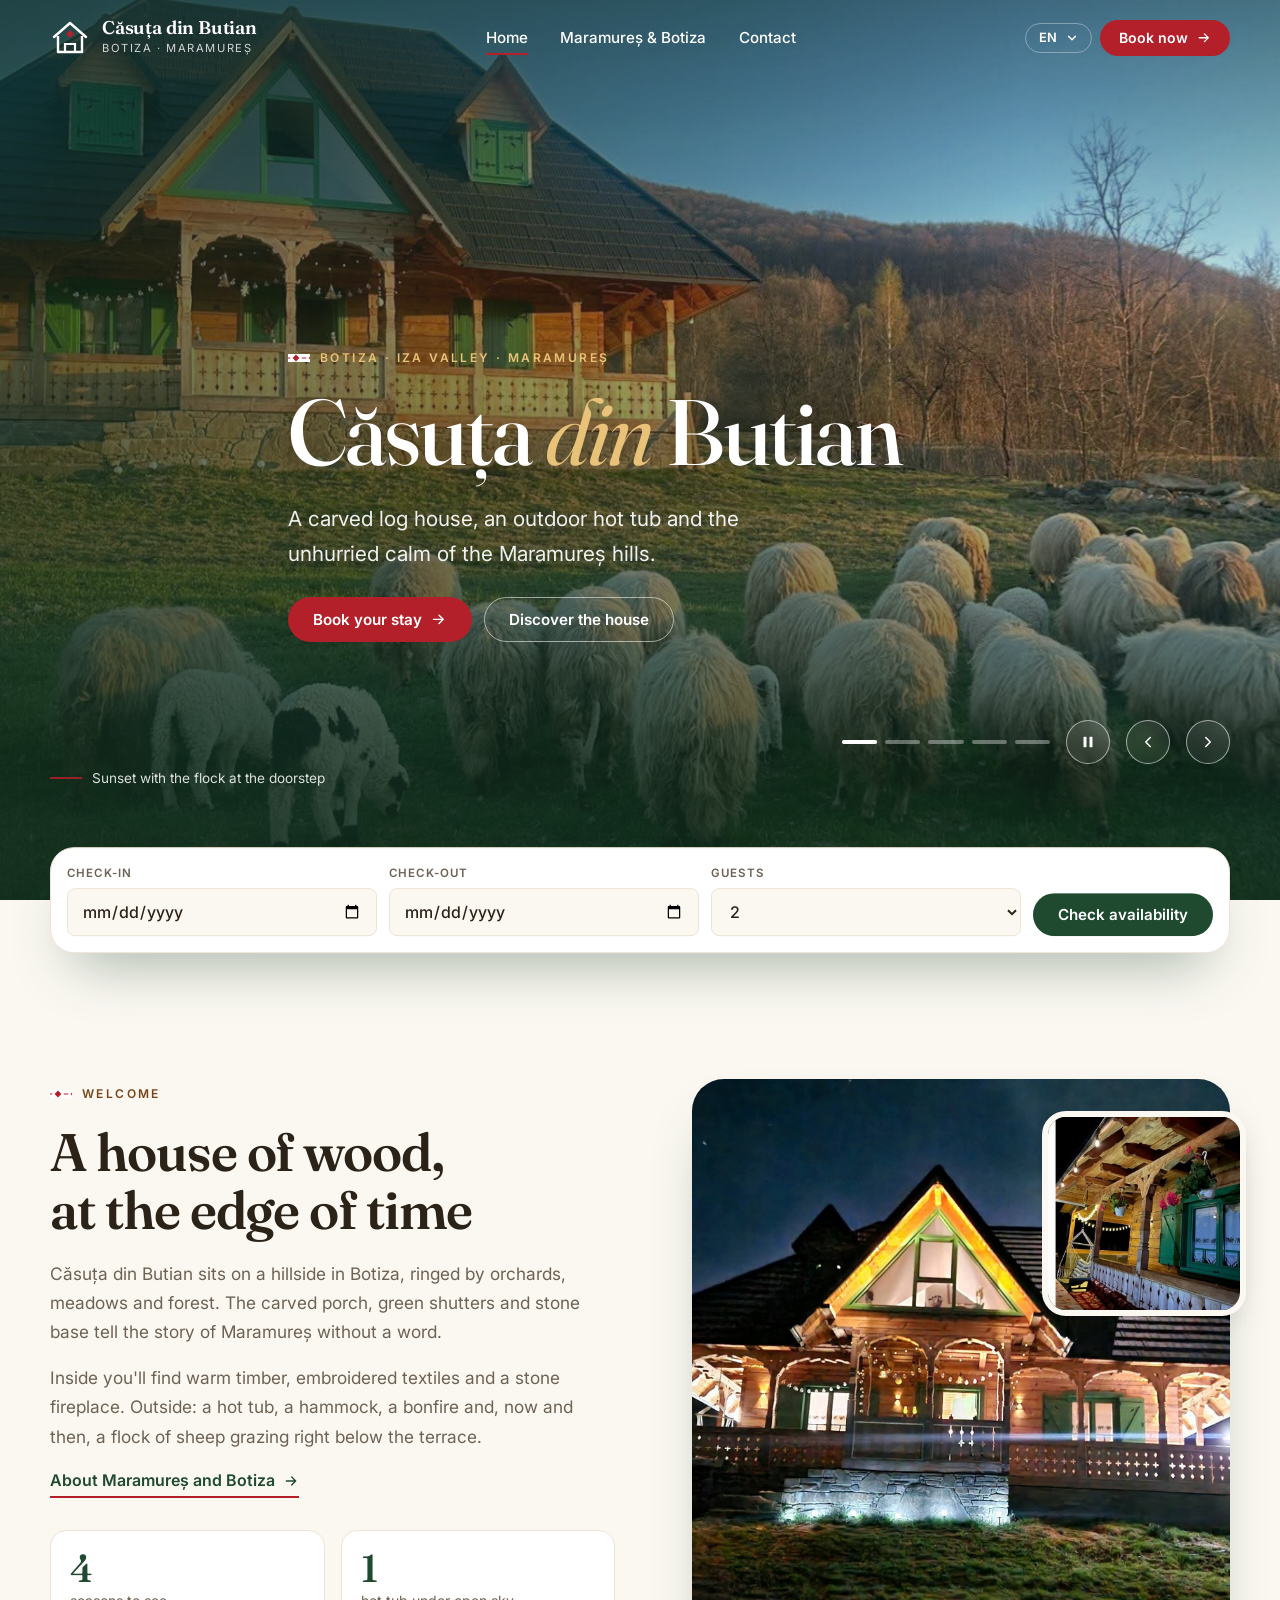
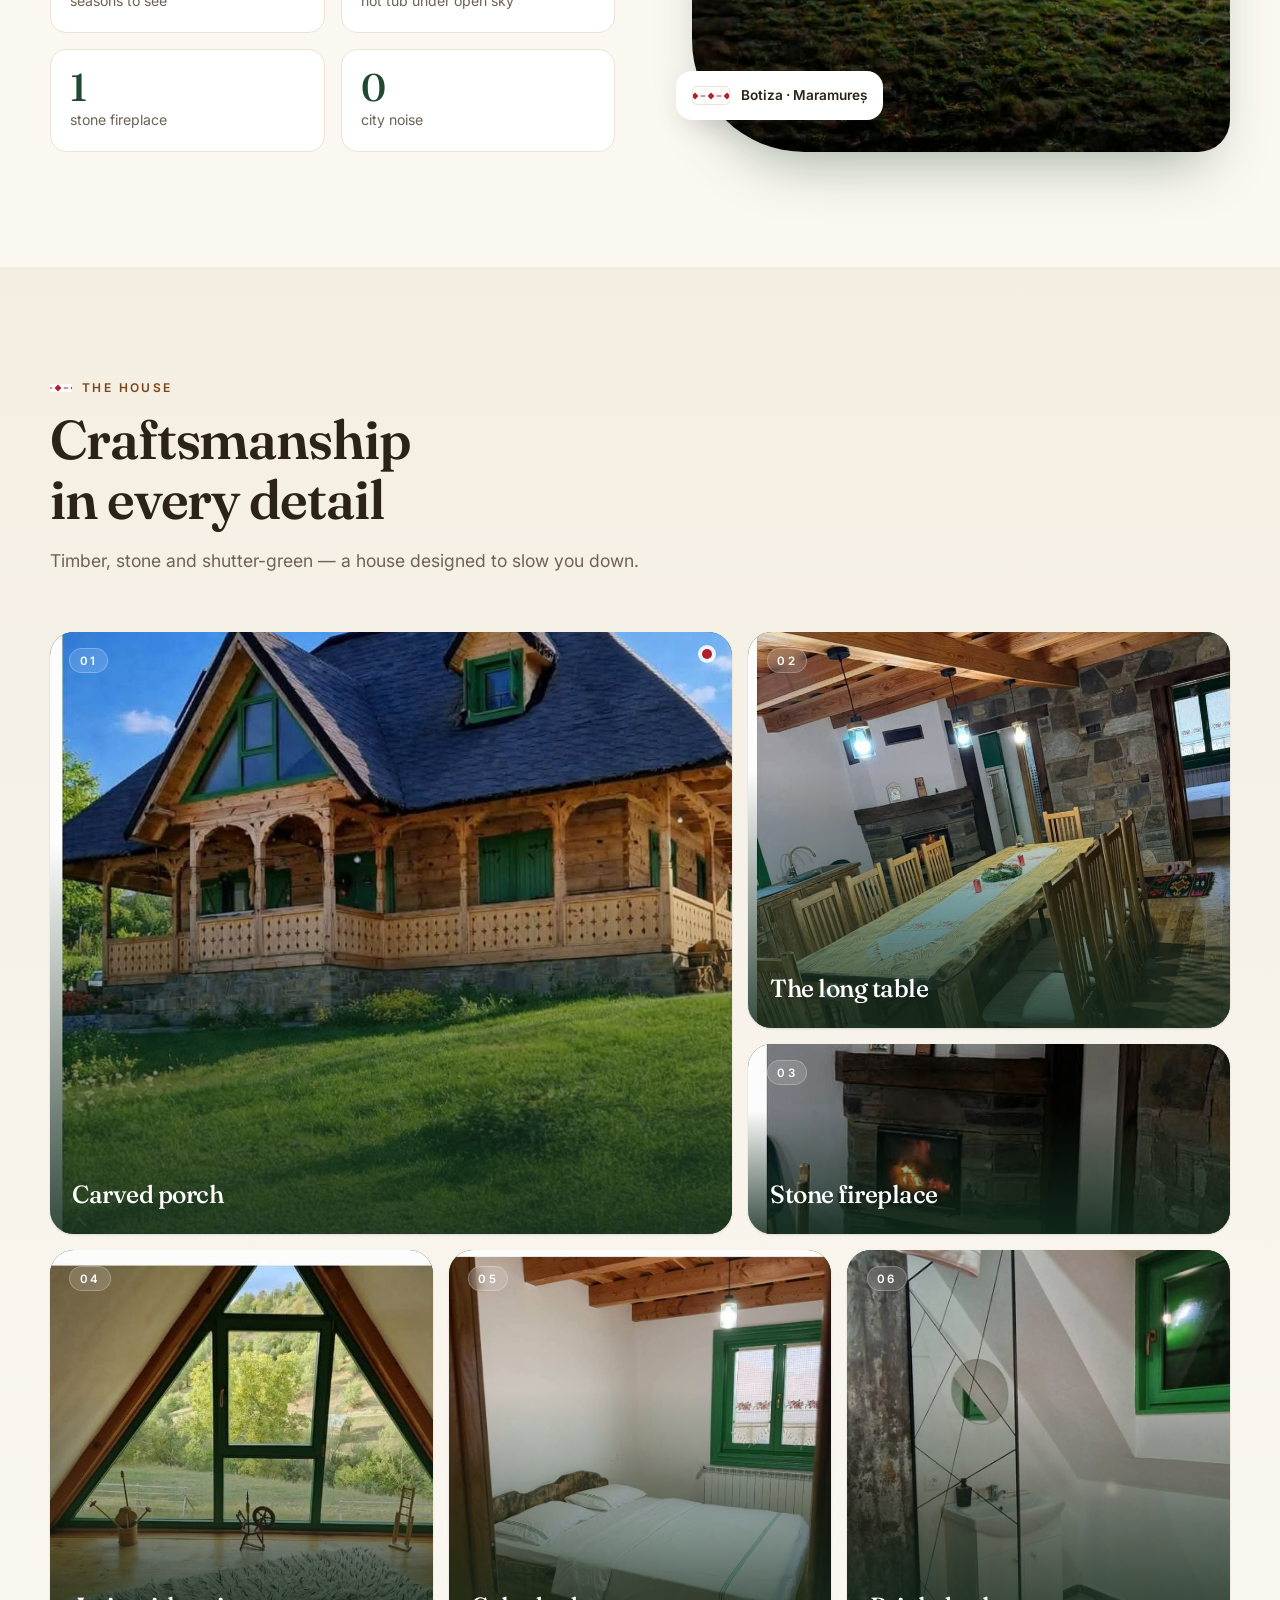
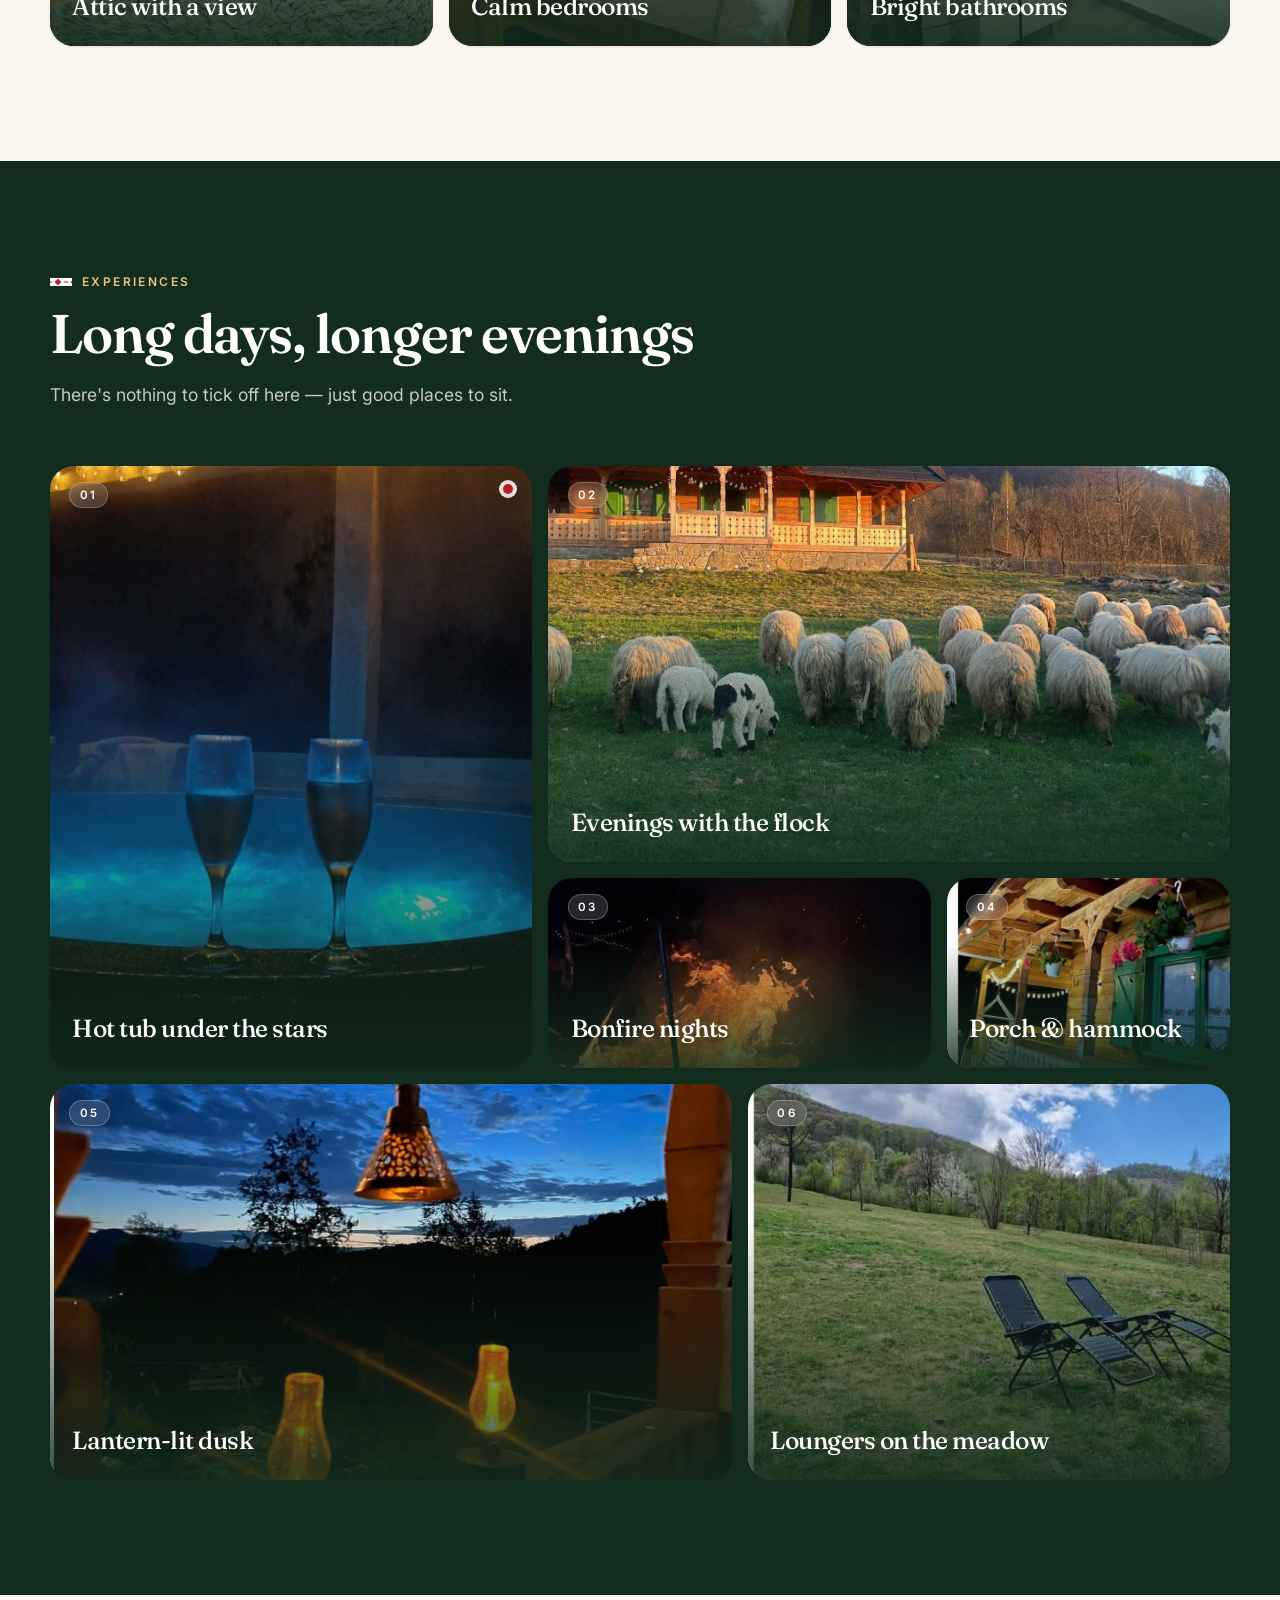
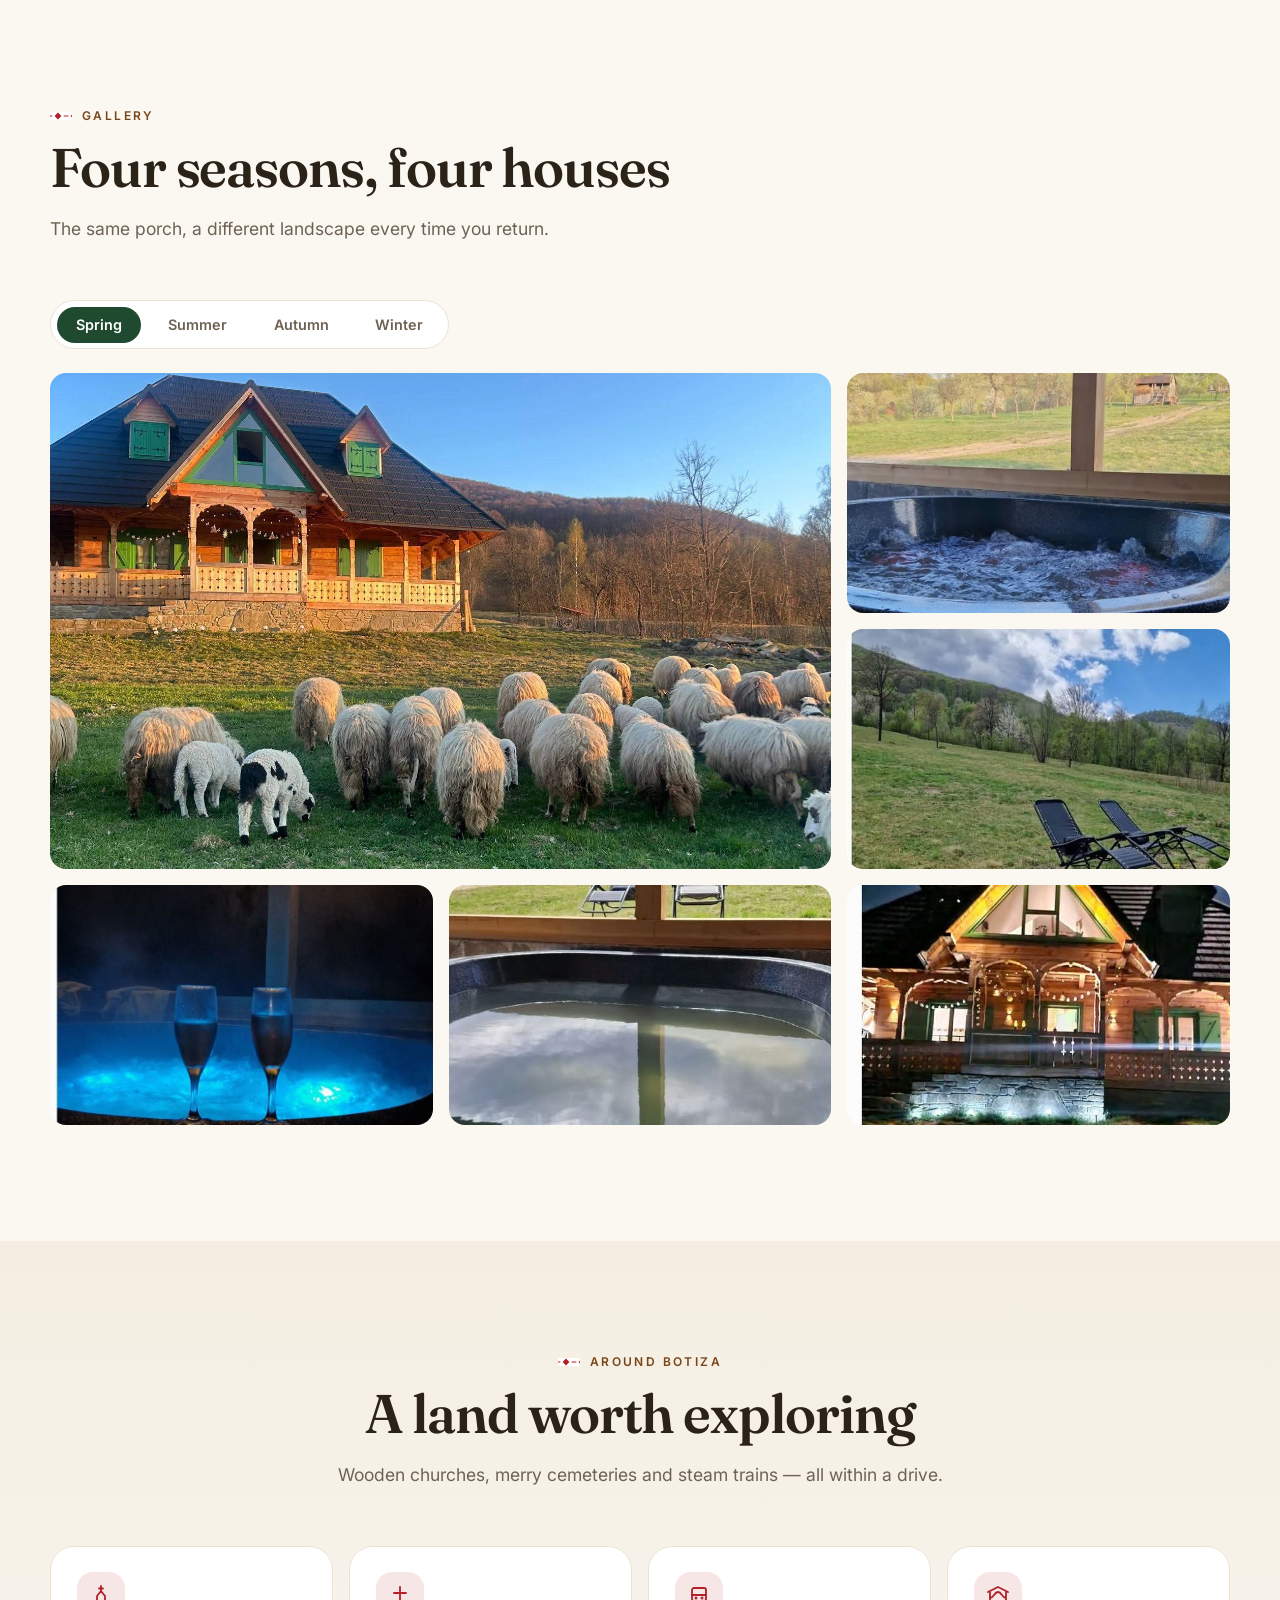
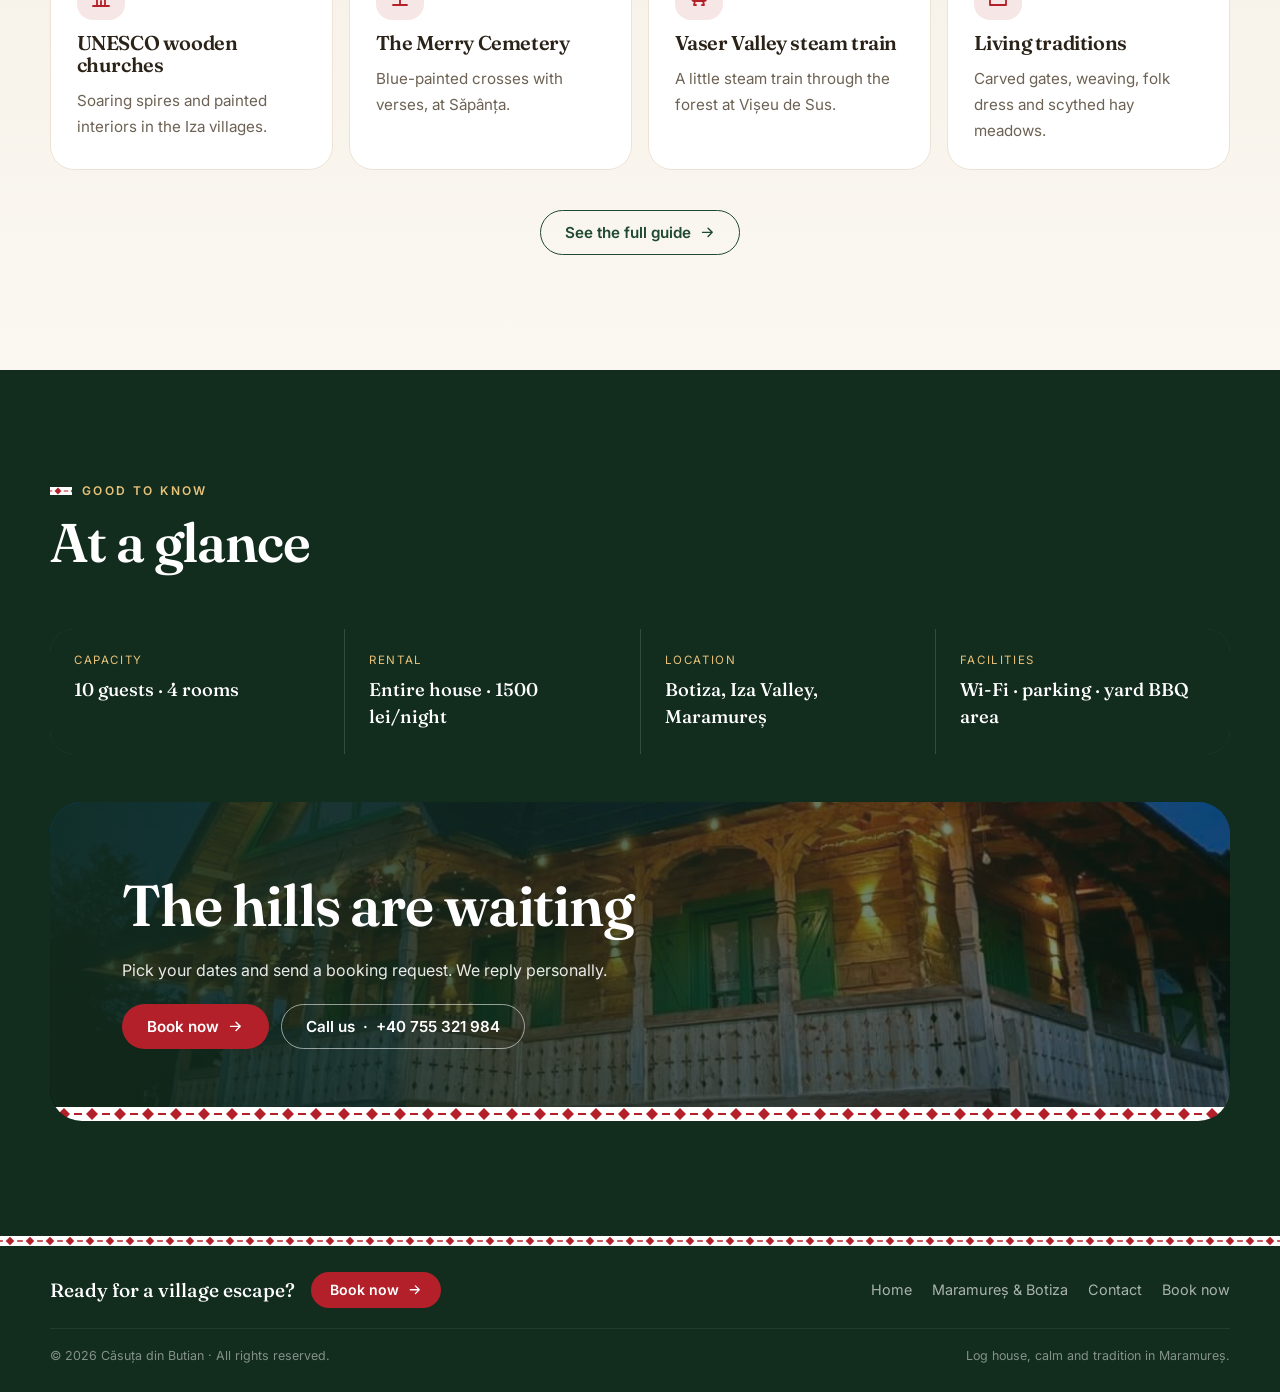
<file: index.html>
<!doctype html>
<html lang="ro">
<head>
<meta charset="utf-8">
<meta name="viewport" content="width=device-width,initial-scale=1">
<title data-i18n="meta.home.title">Căsuța din Butian · Cazare în Botiza, Maramureș</title>
<meta name="description" data-i18n-content="meta.home.desc" content="Casă din lemn sculptat în Botiza, Maramureș.">
<meta name="theme-color" content="#1f4a30">
<meta property="og:title" content="Căsuța din Butian · Botiza, Maramureș">
<meta property="og:image" content="assets/img/house-night.jpg">
<link rel="preconnect" href="https://fonts.googleapis.com"><link rel="preconnect" href="https://fonts.gstatic.com" crossorigin>
<link href="https://fonts.googleapis.com/css2?family=Fraunces:ital,opsz,wght@0,9..144,400;0,9..144,500;0,9..144,600;1,9..144,400&family=Inter:wght@400;500;600;700&display=swap" rel="stylesheet">
<link rel="stylesheet" href="assets/css/style.css">
<link rel="icon" href="data:image/svg+xml,%3Csvg xmlns='http://www.w3.org/2000/svg' viewBox='0 0 32 32'%3E%3Crect width='32' height='32' rx='8' fill='%231f4a30'/%3E%3Cpath d='M16 7l7 9-7 9-7-9z' fill='%23b3202a'/%3E%3C/svg%3E">
<script type="application/ld+json">{"@context":"https://schema.org","@type":"LodgingBusiness","name":"Căsuța din Butian","description":"Log house stay in Botiza, Maramureș, Romania","address":{"@type":"PostalAddress","addressLocality":"Botiza","addressRegion":"Maramureș","addressCountry":"RO"},"image":"assets/img/house-night.jpg"}</script>
</head>
<body data-page="home" data-title="meta.home.title">
<div id="site-header"></div>
<main id="main">

<!-- 1 · HERO CAROUSEL -->
<section class="hero" id="top">
  <div class="carousel" data-carousel role="region" aria-roledescription="carousel" aria-label="Căsuța din Butian">
    <figure class="slide is-active" data-cap="hero.cap1"><img src="assets/img/sheep-house.jpg" alt="" data-i18n-alt="hero.cap1" fetchpriority="high"></figure>
    <figure class="slide" data-cap="hero.cap2"><img src="assets/img/house-night.jpg" alt="" data-i18n-alt="hero.cap2" loading="lazy"></figure>
    <figure class="slide" data-cap="hero.cap3"><img src="assets/img/house-day.jpg" alt="" data-i18n-alt="hero.cap3" loading="lazy"></figure>
    <figure class="slide" data-cap="hero.cap4"><img src="assets/img/winter-a.jpg" alt="" data-i18n-alt="hero.cap4" loading="lazy"></figure>
    <figure class="slide" data-cap="hero.cap5"><img src="assets/img/autumn-a.jpg" alt="" data-i18n-alt="hero.cap5" loading="lazy"></figure>
    <div class="hero-cap" aria-live="polite"><span></span></div>
    <div class="hero-ui">
      <div class="dots"></div>
      <button class="arrow pp" type="button" data-i18n-aria-label="car.pause"></button>
      <button class="arrow prev" type="button" data-i18n-aria-label="car.prev"></button>
      <button class="arrow next" type="button" data-i18n-aria-label="car.next"></button>
    </div>
  </div>
  <div class="container hero-content">
    <span class="eyebrow" data-i18n="hero.eyebrow"></span>
    <h1>Căsuța <em>din</em> Butian</h1>
    <p class="hero-sub" data-i18n="hero.sub"></p>
    <div class="hero-cta">
      <a class="btn btn--red" href="booking.html"><span data-i18n="hero.cta1"></span><svg viewBox="0 0 24 24" fill="none" stroke="currentColor" stroke-width="2" stroke-linecap="round" stroke-linejoin="round"><path d="M5 12h14M13 6l6 6-6 6"/></svg></a>
      <a class="btn btn--ghost" href="#casa" data-i18n="hero.cta2"></a>
    </div>
  </div>
  <div class="quick"><div class="container">
    <form class="quickbook" id="quickbook" novalidate>
      <div class="field"><label for="qci" data-i18n="qb.checkin"></label><input id="qci" type="date" name="checkin"></div>
      <div class="field"><label for="qco" data-i18n="qb.checkout"></label><input id="qco" type="date" name="checkout"></div>
      <div class="field"><label for="qg" data-i18n="qb.guests"></label><select id="qg" name="guests"></select></div>
      <button class="btn" type="submit"><span data-i18n="qb.go"></span></button>
    </form>
  </div></div>
</section>

<!-- 2 · WELCOME -->
<section class="section section--first" id="bun-venit">
  <div class="container welcome">
    <div>
      <span class="eyebrow reveal" data-i18n="welcome.eyebrow"></span>
      <h2 class="reveal" style="--d:1" data-i18n="welcome.title"></h2>
      <p class="reveal" style="--d:2" data-i18n="welcome.p1"></p>
      <p class="reveal" style="--d:3" data-i18n="welcome.p2"></p>
      <a class="link-arrow reveal" style="--d:4" href="maramures.html"><span data-i18n="welcome.link"></span><svg viewBox="0 0 24 24" fill="none" stroke="currentColor" stroke-width="2" stroke-linecap="round" stroke-linejoin="round"><path d="M5 12h14M13 6l6 6-6 6"/></svg></a>
      <div class="stats">
        <div class="stat reveal reveal--scale" style="--d:1"><b data-count="4">0</b><span data-i18n="stat.1"></span></div>
        <div class="stat reveal reveal--scale" style="--d:2"><b data-count="1">0</b><span data-i18n="stat.2"></span></div>
        <div class="stat reveal reveal--scale" style="--d:3"><b data-count="1">0</b><span data-i18n="stat.3"></span></div>
        <div class="stat reveal reveal--scale" style="--d:4"><b data-count="0">0</b><span data-i18n="stat.4"></span></div>
      </div>
    </div>
    <div class="welcome-media reveal reveal--right">
      <div class="frame"><img src="assets/img/house-night-front.jpg" alt="Căsuța din Butian" loading="lazy"></div>
      <div class="small"><img src="assets/img/porch-hammock.jpg" alt="" loading="lazy"></div>
      <div class="tag"><i></i> Botiza · Maramureș</div>
    </div>
  </div>
</section>

<!-- 3 · THE HOUSE (bento) -->
<section class="section section--tint" id="casa">
  <div class="container">
    <div class="head"><span class="eyebrow reveal" data-i18n="house.eyebrow"></span><h2 class="reveal" style="--d:1" data-i18n="house.title"></h2><p class="reveal" style="--d:2" data-i18n="house.lead"></p></div>
    <div class="bento">
      <article class="tile s-a reveal reveal--scale"><img src="assets/img/house-day.jpg" alt="" loading="lazy"><span class="n">01</span><span class="dot"></span><div class="tile-body"><h3 data-i18n="h1.t"></h3><p data-i18n="h1.d"></p></div></article>
      <article class="tile s-b reveal reveal--scale" style="--d:1"><img src="assets/img/dining-hall.jpg" alt="" loading="lazy"><span class="n">02</span><div class="tile-body"><h3 data-i18n="h2.t"></h3><p data-i18n="h2.d"></p></div></article>
      <article class="tile s-c reveal reveal--scale" style="--d:2"><img src="assets/img/winter-f.jpg" alt="" loading="lazy" style="object-position:center 60%"><span class="n">03</span><div class="tile-body"><h3 data-i18n="h3.t"></h3><p data-i18n="h3.d"></p></div></article>
      <article class="tile s-d reveal reveal--scale" style="--d:1"><img src="assets/img/summer-d.jpg" alt="" loading="lazy"><span class="n">04</span><div class="tile-body"><h3 data-i18n="h4.t"></h3><p data-i18n="h4.d"></p></div></article>
      <article class="tile s-e reveal reveal--scale" style="--d:2"><img src="assets/img/bedroom.jpg" alt="" loading="lazy"><span class="n">05</span><div class="tile-body"><h3 data-i18n="h5.t"></h3><p data-i18n="h5.d"></p></div></article>
      <article class="tile s-f reveal reveal--scale" style="--d:3"><img src="assets/img/bathroom.jpg" alt="" loading="lazy"><span class="n">06</span><div class="tile-body"><h3 data-i18n="h6.t"></h3><p data-i18n="h6.d"></p></div></article>
    </div>
  </div>
</section>

<!-- 4 · EXPERIENCES (bento) -->
<section class="section section--dark" id="trairi">
  <div class="container">
    <div class="head"><span class="eyebrow reveal" data-i18n="exp.eyebrow"></span><h2 class="reveal" style="--d:1" data-i18n="exp.title"></h2><p class="reveal" style="--d:2" data-i18n="exp.lead"></p></div>
    <div class="bento">
      <article class="tile x-a reveal reveal--scale"><img src="assets/img/hottub-night.jpg" alt="" loading="lazy"><span class="n">01</span><span class="dot"></span><div class="tile-body"><h3 data-i18n="e1.t"></h3><p data-i18n="e1.d"></p></div></article>
      <article class="tile x-b reveal reveal--scale" style="--d:1"><img src="assets/img/sheep-house.jpg" alt="" loading="lazy" style="object-position:center 70%"><span class="n">02</span><div class="tile-body"><h3 data-i18n="e2.t"></h3><p data-i18n="e2.d"></p></div></article>
      <article class="tile x-c reveal reveal--scale" style="--d:2"><img src="assets/img/bonfire.jpg" alt="" loading="lazy"><span class="n">03</span><div class="tile-body"><h3 data-i18n="e3.t"></h3><p data-i18n="e3.d"></p></div></article>
      <article class="tile x-d reveal reveal--scale" style="--d:2"><img src="assets/img/porch-hammock.jpg" alt="" loading="lazy"><span class="n">04</span><div class="tile-body"><h3 data-i18n="e4.t"></h3><p data-i18n="e4.d"></p></div></article>
      <article class="tile x-e reveal reveal--scale" style="--d:1"><img src="assets/img/lanterns.jpg" alt="" loading="lazy"><span class="n">05</span><div class="tile-body"><h3 data-i18n="e5.t"></h3><p data-i18n="e5.d"></p></div></article>
      <article class="tile x-f reveal reveal--scale" style="--d:3"><img src="assets/img/lawn-loungers.jpg" alt="" loading="lazy" style="object-position:center 70%"><span class="n">06</span><div class="tile-body"><h3 data-i18n="e6.t"></h3><p data-i18n="e6.d"></p></div></article>
    </div>
  </div>
</section>

<!-- 5 · SEASONS GALLERY -->
<section class="section" id="galerie">
  <div class="container" data-seasons>
    <div class="head"><span class="eyebrow reveal" data-i18n="seasons.eyebrow"></span><h2 class="reveal" style="--d:1" data-i18n="seasons.title"></h2><p class="reveal" style="--d:2" data-i18n="seasons.lead"></p></div>
    <div class="tabs reveal" role="tablist"></div>
    <div class="panes"></div>
  </div>
</section>

<!-- 6 · AROUND -->
<section class="section section--tint" id="imprejurimi">
  <div class="container">
    <div class="head head--center"><span class="eyebrow reveal" data-i18n="around.eyebrow"></span><h2 class="reveal" style="--d:1" data-i18n="around.title"></h2><p class="reveal" style="--d:2" data-i18n="around.lead"></p></div>
    <div class="cards">
      <a class="card reveal" href="maramures.html#de-vazut"><span class="ico" data-icon="church"></span><h3 data-i18n="a1.t"></h3><p data-i18n="a1.d"></p></a>
      <a class="card reveal" style="--d:1" href="maramures.html#de-vazut"><span class="ico" data-icon="cross"></span><h3 data-i18n="a2.t"></h3><p data-i18n="a2.d"></p></a>
      <a class="card reveal" style="--d:2" href="maramures.html#de-vazut"><span class="ico" data-icon="train"></span><h3 data-i18n="a3.t"></h3><p data-i18n="a3.d"></p></a>
      <a class="card reveal" style="--d:3" href="maramures.html#botiza"><span class="ico" data-icon="gate"></span><h3 data-i18n="a4.t"></h3><p data-i18n="a4.d"></p></a>
    </div>
    <div class="center-cta reveal"><a class="btn btn--ghost-dark" href="maramures.html"><span data-i18n="around.cta"></span><svg viewBox="0 0 24 24" fill="none" stroke="currentColor" stroke-width="2" stroke-linecap="round" stroke-linejoin="round"><path d="M5 12h14M13 6l6 6-6 6"/></svg></a></div>
  </div>
</section>

<!-- 7 · GOOD TO KNOW + CTA -->
<section class="section section--dark" id="rezerva">
  <div class="container">
    <div class="head"><span class="eyebrow reveal" data-i18n="good.eyebrow"></span><h2 class="reveal" style="--d:1" data-i18n="good.title"></h2></div>
    <div class="glance reveal">
      <div><small data-i18n="good.cap"></small><span data-i18n="good.cap.v"></span></div>
      <div><small data-i18n="good.rent"></small><span data-i18n="good.rent.v"></span></div>
      <div><small data-i18n="good.where"></small><span data-i18n="good.where.v"></span></div>
      <div><small data-i18n="good.fac"></small><span data-i18n="good.fac.v"></span></div>
    </div>
    <div class="cta-band reveal reveal--scale">
      <img src="assets/img/house-night.jpg" alt="" loading="lazy">
      <h2 data-i18n="cta.title"></h2>
      <p data-i18n="cta.text"></p>
      <div class="cta-actions">
        <a class="btn btn--red" href="booking.html"><span data-i18n="cta.book"></span><svg viewBox="0 0 24 24" fill="none" stroke="currentColor" stroke-width="2" stroke-linecap="round" stroke-linejoin="round"><path d="M5 12h14M13 6l6 6-6 6"/></svg></a>
        <a class="btn btn--ghost" data-tel href="#"><span data-i18n="cta.call"></span> · <span data-phone></span></a>
      </div>
    </div>
  </div>
</section>

</main>
<div id="site-footer"></div>
<script src="assets/js/config.js"></script>
<script src="assets/js/i18n.js"></script>
<script src="assets/js/app.js"></script>
</body>
</html>
</file>
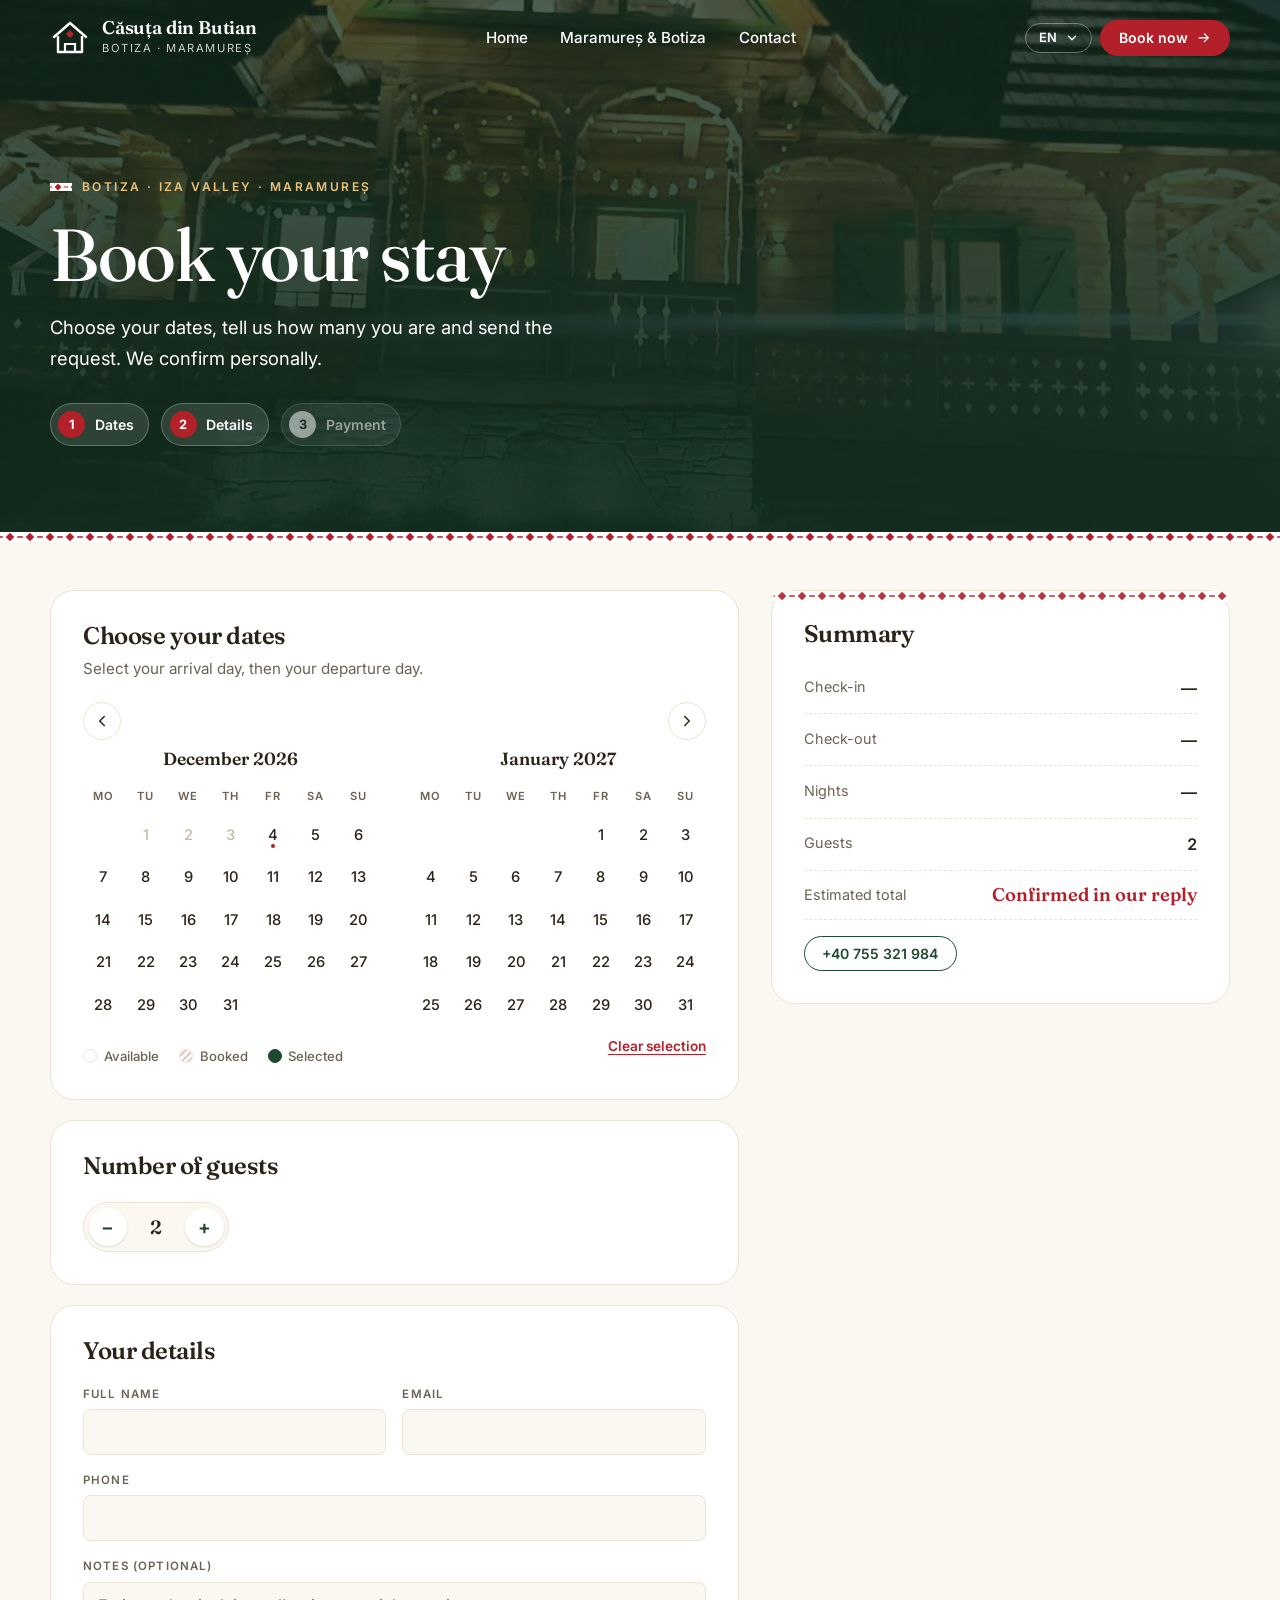
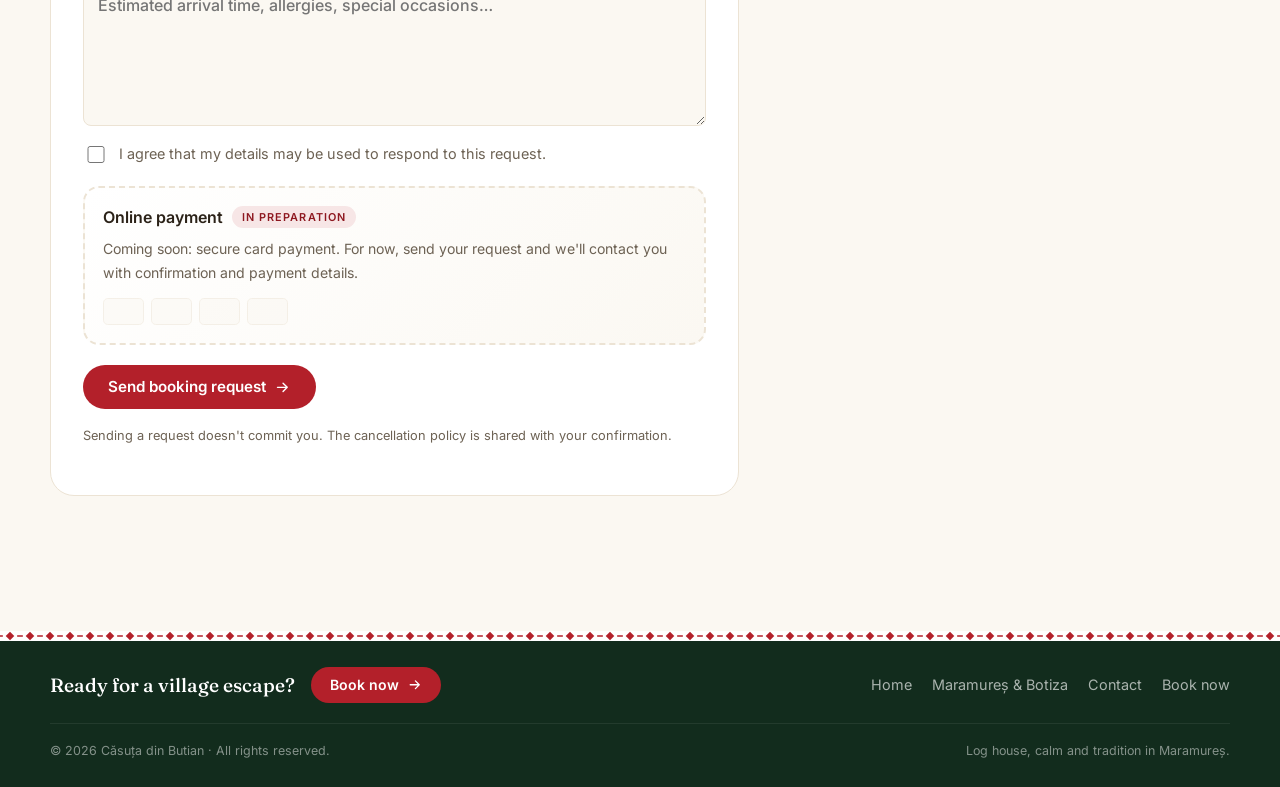
<file: booking.html>
<!doctype html>
<html lang="ro">
<head>
<meta charset="utf-8">
<meta name="viewport" content="width=device-width,initial-scale=1">
<title data-i18n="meta.booking.title">Rezervare · Căsuța din Butian</title>
<meta name="description" data-i18n-content="meta.booking.desc" content="Alege datele și trimite cererea de rezervare.">
<meta name="theme-color" content="#1f4a30">
<link rel="preconnect" href="https://fonts.googleapis.com"><link rel="preconnect" href="https://fonts.gstatic.com" crossorigin>
<link href="https://fonts.googleapis.com/css2?family=Fraunces:ital,opsz,wght@0,9..144,400;0,9..144,500;0,9..144,600;1,9..144,400&family=Inter:wght@400;500;600;700&display=swap" rel="stylesheet">
<link rel="stylesheet" href="assets/css/style.css">
<link rel="icon" href="data:image/svg+xml,%3Csvg xmlns='http://www.w3.org/2000/svg' viewBox='0 0 32 32'%3E%3Crect width='32' height='32' rx='8' fill='%231f4a30'/%3E%3Cpath d='M16 7l7 9-7 9-7-9z' fill='%23b3202a'/%3E%3C/svg%3E">
</head>
<body data-page="booking" data-title="meta.booking.title">
<div id="site-header"></div>
<main id="main">

<header class="page-hero">
  <img src="assets/img/house-night-front.jpg" alt="">
  <div class="container">
    <span class="eyebrow reveal" data-i18n="hero.eyebrow"></span>
    <h1 class="reveal" style="--d:1" data-i18n="bk.title"></h1>
    <p class="reveal" style="--d:2" data-i18n="bk.sub"></p>
    <ol class="steps reveal" style="--d:3;padding:0">
      <li class="is-on"><b>1</b><span data-i18n="bk.step1"></span></li>
      <li class="is-on"><b>2</b><span data-i18n="bk.step2"></span></li>
      <li class="is-off"><b>3</b><span data-i18n="bk.step3"></span></li>
    </ol>
  </div>
</header>

<section class="section" style="padding-top:3rem">
  <div class="container booking" id="booking">
    <form id="bkForm" novalidate>
      <!-- Step 1 · availability calendar (connect CONFIG.booking.availabilityEndpoint) -->
      <div class="box reveal">
        <h2 data-i18n="bk.cal.title"></h2>
        <p class="sub" data-i18n="bk.cal.hint"></p>
        <div class="cal-head">
          <button class="arrow" id="prevM" type="button" data-i18n-aria-label="bk.prev"></button>
          <button class="arrow" id="nextM" type="button" data-i18n-aria-label="bk.next"></button>
        </div>
        <div class="cal" id="cal"></div>
        <div class="cal-foot">
          <div class="legend">
            <span><i></i><b data-i18n="bk.legend.free" style="font-weight:500"></b></span>
            <span><i class="l-b"></i><b data-i18n="bk.legend.booked" style="font-weight:500"></b></span>
            <span><i class="l-s"></i><b data-i18n="bk.legend.sel" style="font-weight:500"></b></span>
          </div>
          <button class="linkbtn" id="clearSel" type="button" data-i18n="bk.clear"></button>
        </div>
        <div class="msg err" id="bkErr" hidden role="alert"></div>
      </div>

      <div class="box reveal">
        <h2 data-i18n="bk.guests"></h2>
        <div class="stepper" style="margin-top:1rem">
          <button type="button" id="gMinus" data-i18n-aria-label="bk.guests.minus">−</button>
          <output id="gOut" aria-live="polite">2</output>
          <button type="button" id="gPlus" data-i18n-aria-label="bk.guests.plus">+</button>
        </div>
      </div>

      <!-- Step 2 · guest details -->
      <div class="box reveal">
        <h2 data-i18n="bk.you"></h2>
        <div class="grid2" style="margin-top:1.25rem">
          <div class="field"><label for="bn" data-i18n="bk.name"></label><input id="bn" name="name" autocomplete="name" required></div>
          <div class="field"><label for="be" data-i18n="bk.email"></label><input id="be" name="email" type="email" autocomplete="email" required></div>
          <div class="field full"><label for="bp" data-i18n="bk.phone"></label><input id="bp" name="phone" type="tel" autocomplete="tel"></div>
          <div class="field full"><label for="bno" data-i18n="bk.notes"></label><textarea id="bno" name="notes" data-i18n-placeholder="bk.notes.ph"></textarea></div>
          <input class="hp" type="text" name="website" tabindex="-1" autocomplete="off" aria-hidden="true">
          <label class="check full"><input type="checkbox" name="consent"><span data-i18n="bk.consent"></span></label>
        </div>

        <!-- Step 3 · payment placeholder (connect CONFIG.booking.paymentProvider) -->
        <div class="pay">
          <h3><span data-i18n="bk.pay.title"></span><span class="badge" data-i18n="bk.pay.badge"></span></h3>
          <p data-i18n="bk.pay.soon"></p>
          <div class="cards-ph" aria-hidden="true"><i></i><i></i><i></i><i></i></div>
        </div>
        <button class="btn btn--red" type="submit"><span data-i18n="bk.submit"></span><svg viewBox="0 0 24 24" fill="none" stroke="currentColor" stroke-width="2" stroke-linecap="round" stroke-linejoin="round"><path d="M5 12h14M13 6l6 6-6 6"/></svg></button>
        <div class="msg ok" id="bkOk" hidden role="status"></div>
        <p class="policy" data-i18n="bk.policy"></p>
      </div>
    </form>

    <aside class="box summary reveal reveal--right" aria-live="polite">
      <div class="folk"></div>
      <h2 data-i18n="bk.sum.title"></h2>
      <dl>
        <div><dt data-i18n="bk.sum.in"></dt><dd id="sIn">—</dd></div>
        <div><dt data-i18n="bk.sum.out"></dt><dd id="sOut">—</dd></div>
        <div><dt data-i18n="bk.sum.nights"></dt><dd id="sNights">—</dd></div>
        <div><dt data-i18n="bk.sum.guests"></dt><dd id="sGuests">2</dd></div>
        <div class="total"><dt data-i18n="bk.sum.price"></dt><dd id="sPrice"></dd></div>
      </dl>
      <a class="btn btn--ghost-dark btn--sm" data-tel href="#"><span data-phone></span></a>
    </aside>
  </div>
</section>

</main>
<div id="site-footer"></div>
<script src="assets/js/config.js"></script>
<script src="assets/js/i18n.js"></script>
<script src="assets/js/app.js"></script>
<script src="assets/js/booking.js"></script>
</body>
</html>
</file>
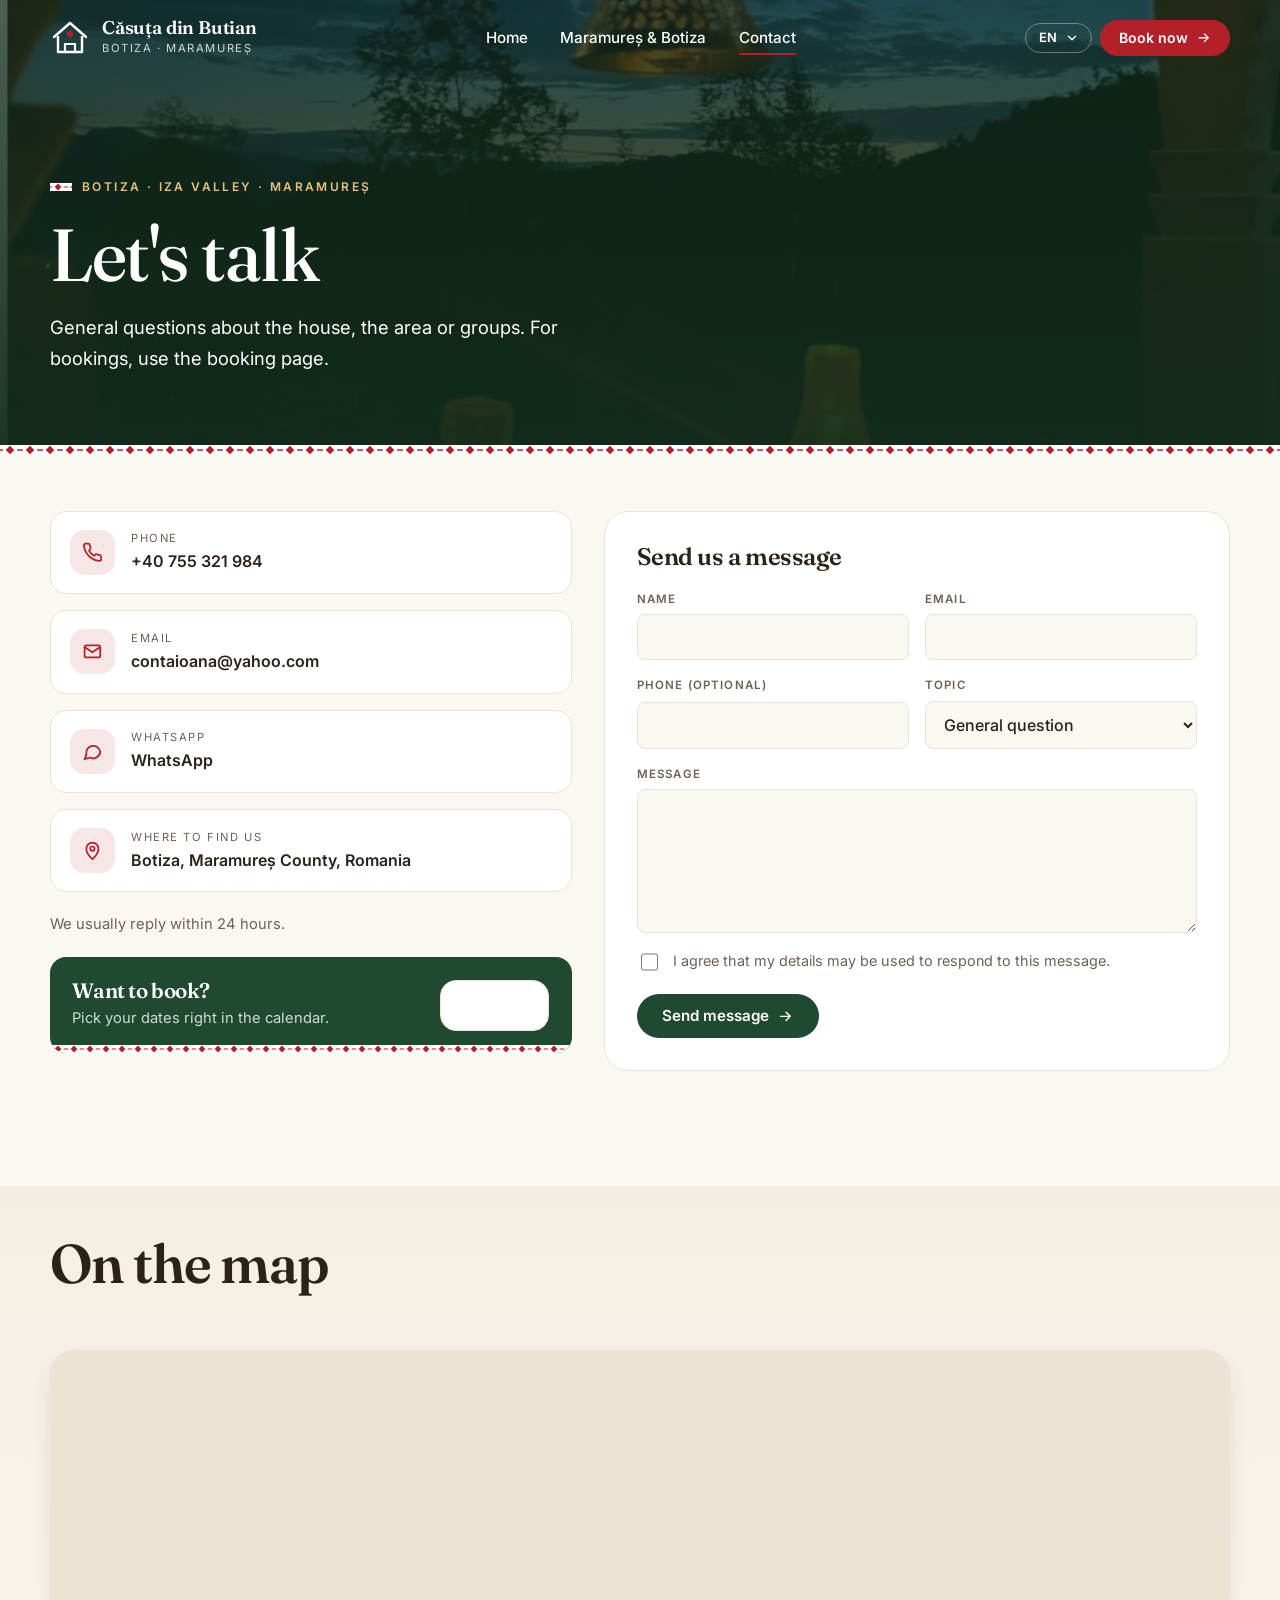
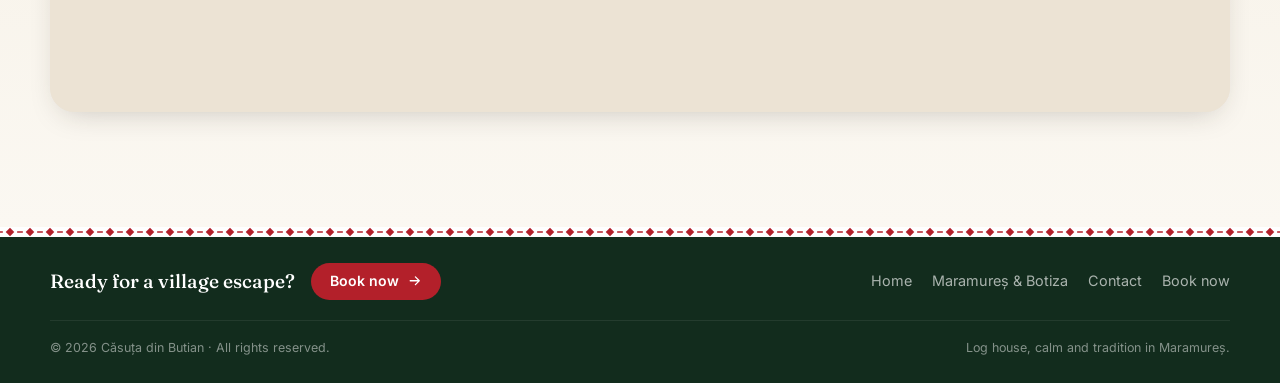
<file: contact.html>
<!doctype html>
<html lang="ro">
<head>
<meta charset="utf-8">
<meta name="viewport" content="width=device-width,initial-scale=1">
<title data-i18n="meta.contact.title">Contact · Căsuța din Butian</title>
<meta name="description" data-i18n-content="meta.contact.desc" content="Întrebări generale? Scrie-ne.">
<meta name="theme-color" content="#1f4a30">
<link rel="preconnect" href="https://fonts.googleapis.com"><link rel="preconnect" href="https://fonts.gstatic.com" crossorigin>
<link href="https://fonts.googleapis.com/css2?family=Fraunces:ital,opsz,wght@0,9..144,400;0,9..144,500;0,9..144,600;1,9..144,400&family=Inter:wght@400;500;600;700&display=swap" rel="stylesheet">
<link rel="stylesheet" href="assets/css/style.css">
<link rel="icon" href="data:image/svg+xml,%3Csvg xmlns='http://www.w3.org/2000/svg' viewBox='0 0 32 32'%3E%3Crect width='32' height='32' rx='8' fill='%231f4a30'/%3E%3Cpath d='M16 7l7 9-7 9-7-9z' fill='%23b3202a'/%3E%3C/svg%3E">
</head>
<body data-page="contact" data-title="meta.contact.title">
<div id="site-header"></div>
<main id="main">

<header class="page-hero">
  <img src="assets/img/lanterns.jpg" alt="">
  <div class="container">
    <span class="eyebrow reveal" data-i18n="hero.eyebrow"></span>
    <h1 class="reveal" style="--d:1" data-i18n="ct.title"></h1>
    <p class="reveal" style="--d:2" data-i18n="ct.sub"></p>
  </div>
</header>

<section class="section" style="padding-top:3.5rem">
  <div class="container contact">
    <div class="info">
      <a class="reveal" data-tel href="#"><span class="ico" data-icon="phone"></span><span><small data-i18n="ct.card.phone"></small><b data-phone></b></span></a>
      <a class="reveal" style="--d:1" data-mailto href="#"><span class="ico" data-icon="mail"></span><span><small data-i18n="ct.card.email"></small><b data-email></b></span></a>
      <a class="reveal" style="--d:2" data-wa href="#" target="_blank" rel="noopener"><span class="ico" data-icon="chat"></span><span><small data-i18n="ct.card.wa"></small><b>WhatsApp</b></span></a>
      <div class="ic reveal" style="--d:3"><span class="ico" data-icon="pin"></span><span><small data-i18n="ct.card.where"></small><b data-i18n="ct.card.where.v"></b></span></div>
      <p class="reveal" style="--d:3;color:var(--muted);font-size:.92rem;margin:.25rem 0" data-i18n="ct.card.reply"></p>
      <div class="book-teaser reveal" style="--d:4">
        <div><h3 data-i18n="ct.book.t"></h3><p data-i18n="ct.book.d"></p></div>
        <a class="btn btn--red btn--sm" href="booking.html"><span data-i18n="nav.book"></span></a>
      </div>
    </div>

    <form class="box reveal reveal--right" id="contactForm" novalidate style="margin:0">
      <h2 data-i18n="ct.form.title"></h2>
      <div class="grid2" style="margin-top:1.25rem">
        <div class="field"><label for="cn" data-i18n="ct.name"></label><input id="cn" name="name" autocomplete="name" required></div>
        <div class="field"><label for="ce" data-i18n="ct.email"></label><input id="ce" name="email" type="email" autocomplete="email" required></div>
        <div class="field"><label for="cp" data-i18n="ct.phone"></label><input id="cp" name="phone" type="tel" autocomplete="tel"></div>
        <div class="field"><label for="ct" data-i18n="ct.topic"></label>
          <select id="ct" name="topic"><option value="general" data-i18n="ct.t.general"></option><option value="group" data-i18n="ct.t.group"></option><option value="area" data-i18n="ct.t.area"></option><option value="other" data-i18n="ct.t.other"></option></select></div>
        <div class="field full"><label for="cm" data-i18n="ct.message"></label><textarea id="cm" name="message" required></textarea></div>
        <input class="hp" type="text" name="website" tabindex="-1" autocomplete="off" aria-hidden="true">
        <label class="check full"><input type="checkbox" name="consent"><span data-i18n="ct.consent"></span></label>
      </div>
      <p style="margin:1.25rem 0 0"><button class="btn" type="submit"><span data-i18n="ct.send"></span><svg viewBox="0 0 24 24" fill="none" stroke="currentColor" stroke-width="2" stroke-linecap="round" stroke-linejoin="round"><path d="M5 12h14M13 6l6 6-6 6"/></svg></button></p>
      <div class="msg err" hidden role="alert"></div>
      <div class="msg ok" hidden role="status"></div>
    </form>
  </div>
</section>

<section class="section section--tint" style="padding-top:3rem">
  <div class="container">
    <div class="head"><h2 class="reveal" data-i18n="ct.map.title"></h2></div>
    <div class="map reveal reveal--scale" id="map" role="region" data-i18n-aria-label="ct.map.title"></div>
  </div>
</section>

</main>
<div id="site-footer"></div>
<script src="assets/js/config.js"></script>
<script src="assets/js/i18n.js"></script>
<script src="assets/js/app.js"></script>
</body>
</html>
</file>
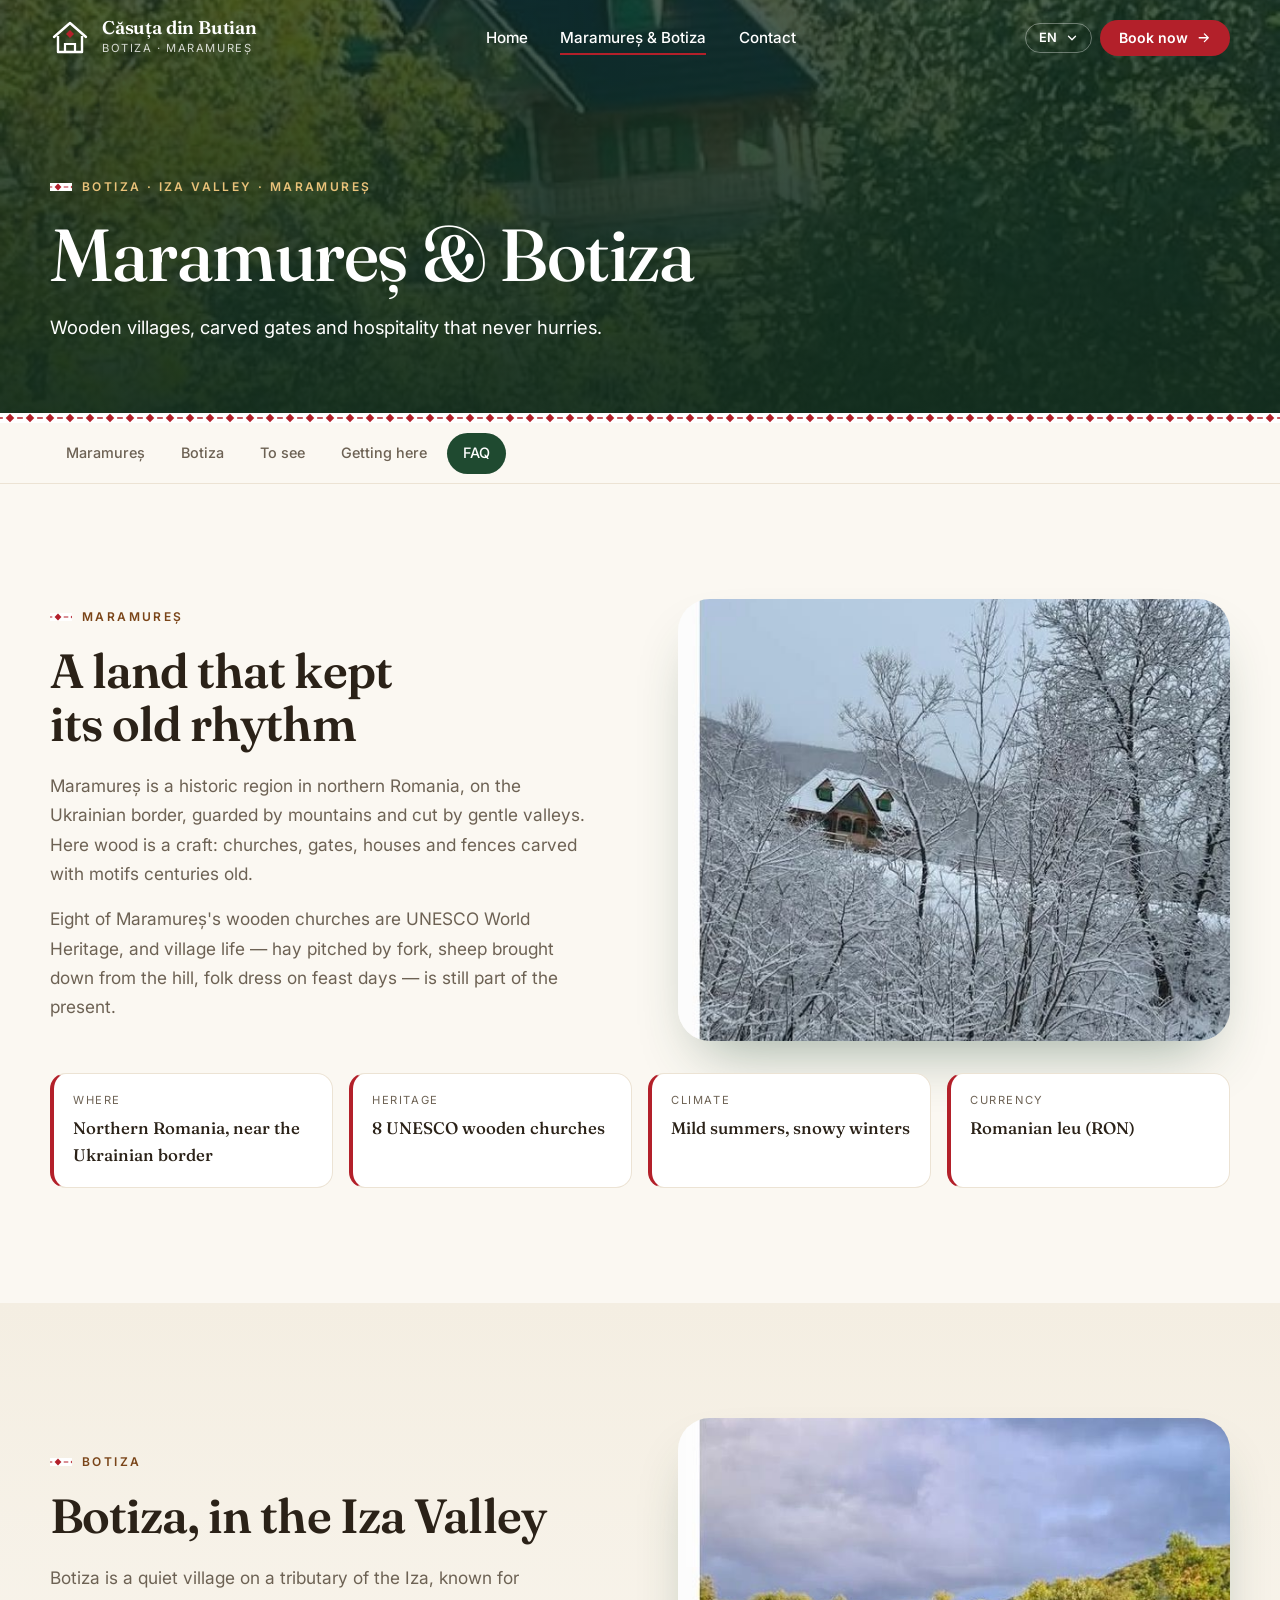
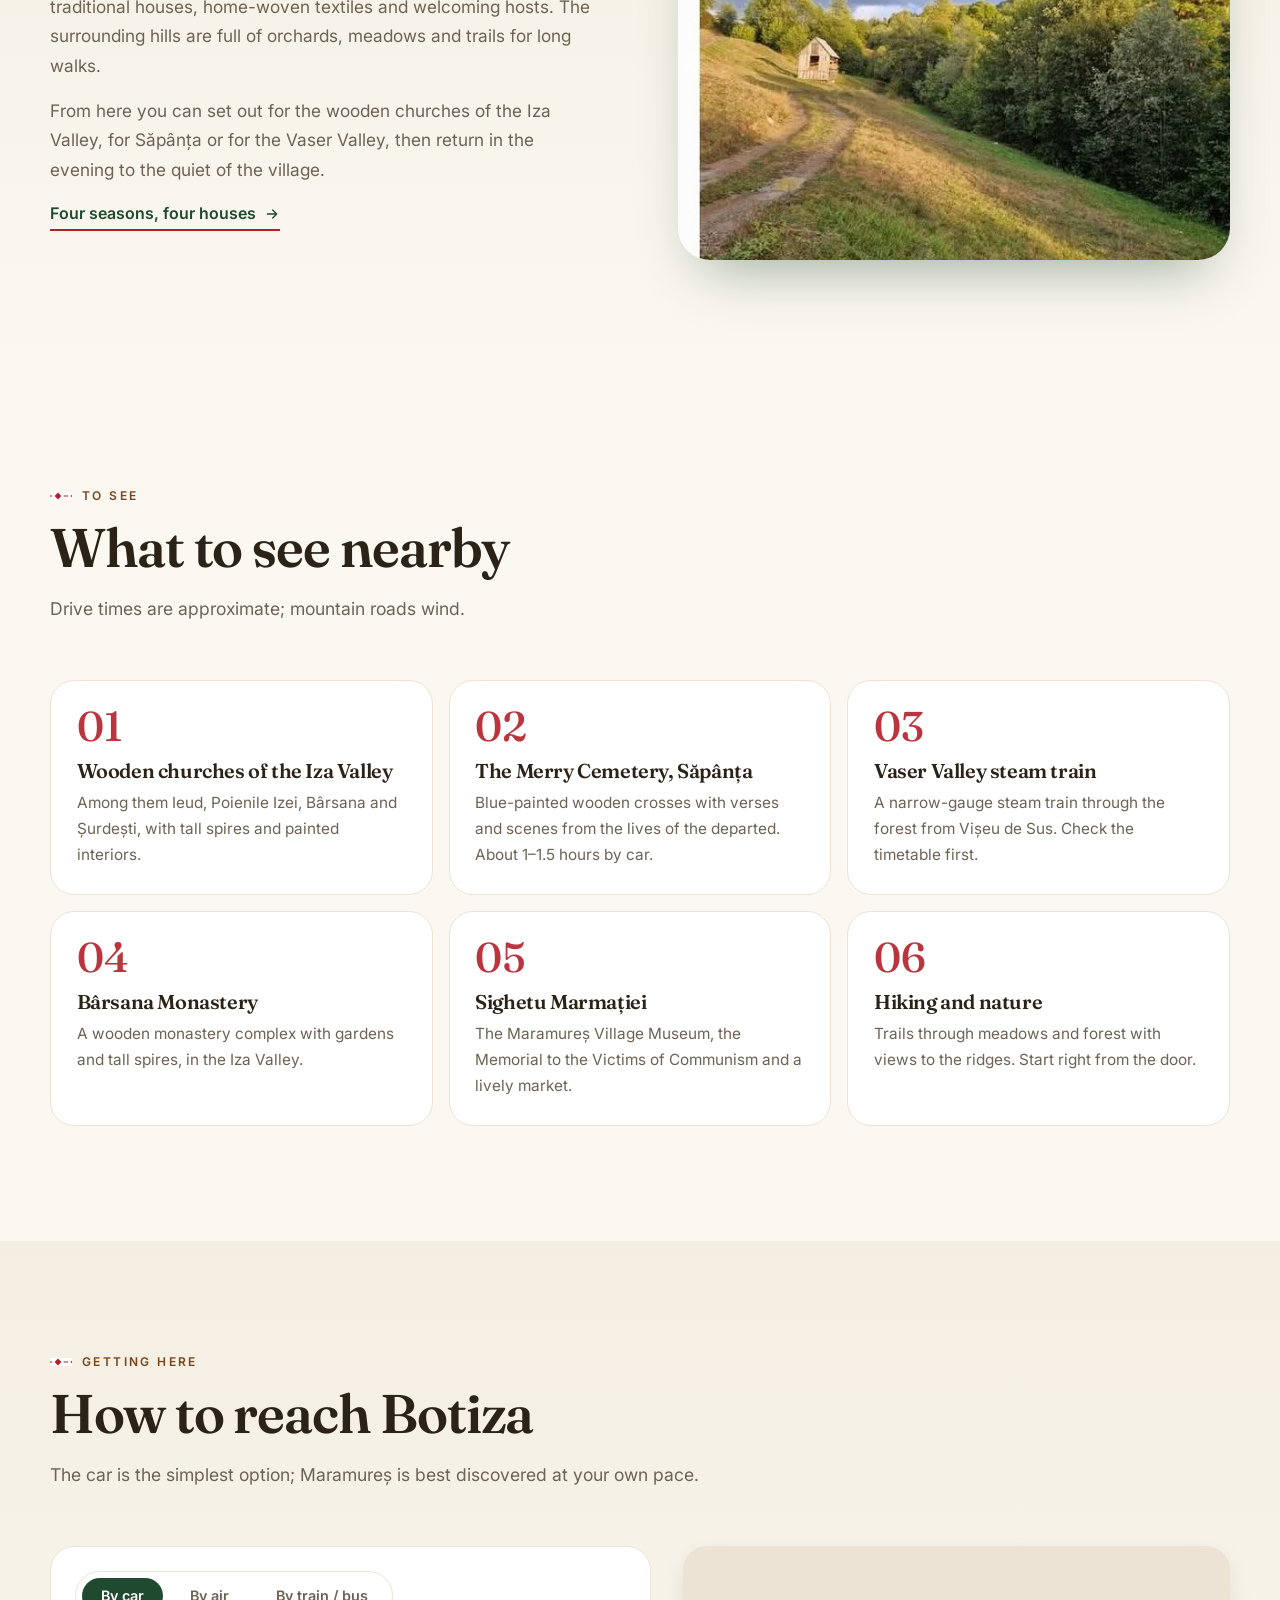
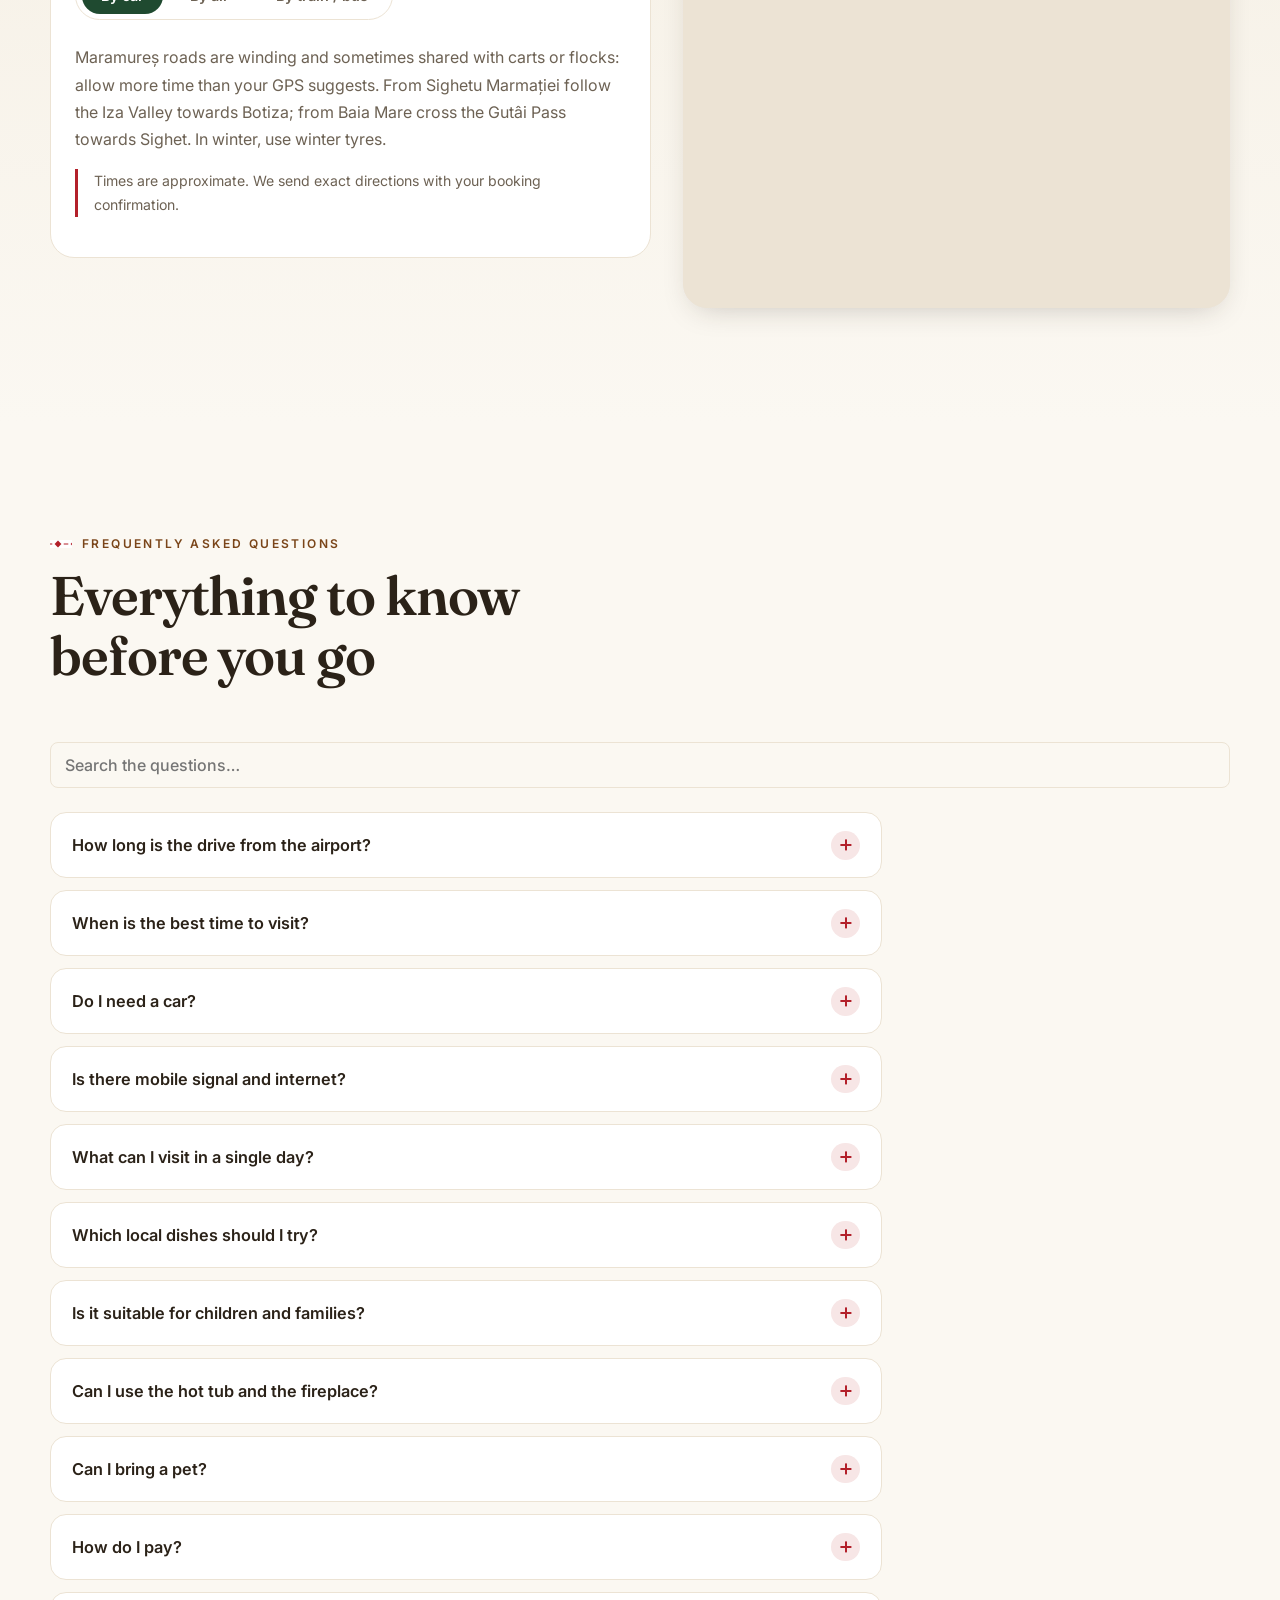
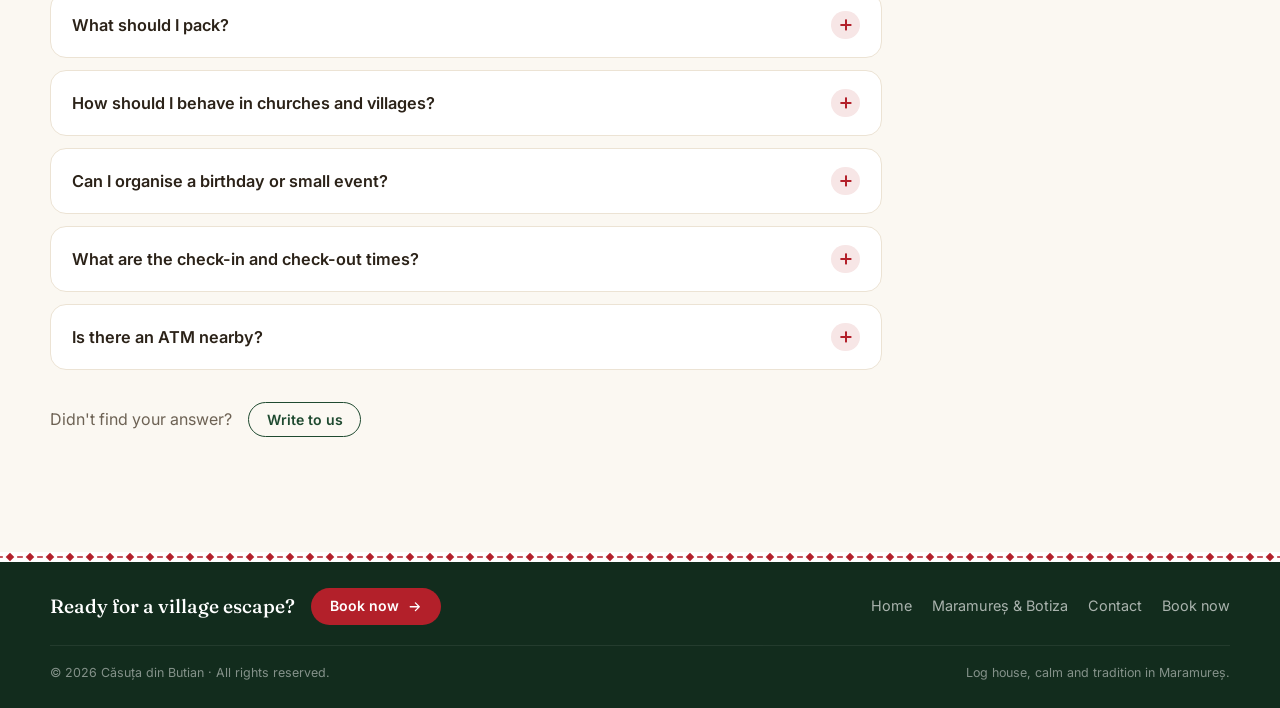
<file: maramures.html>
<!doctype html>
<html lang="ro">
<head>
<meta charset="utf-8">
<meta name="viewport" content="width=device-width,initial-scale=1">
<title data-i18n="meta.area.title">Maramureș & Botiza · Ghid pentru vizitatori</title>
<meta name="description" data-i18n-content="meta.area.desc" content="Ce să vezi în Maramureș, cum ajungi în Botiza.">
<meta name="theme-color" content="#1f4a30">
<link rel="preconnect" href="https://fonts.googleapis.com"><link rel="preconnect" href="https://fonts.gstatic.com" crossorigin>
<link href="https://fonts.googleapis.com/css2?family=Fraunces:ital,opsz,wght@0,9..144,400;0,9..144,500;0,9..144,600;1,9..144,400&family=Inter:wght@400;500;600;700&display=swap" rel="stylesheet">
<link rel="stylesheet" href="assets/css/style.css">
<link rel="icon" href="data:image/svg+xml,%3Csvg xmlns='http://www.w3.org/2000/svg' viewBox='0 0 32 32'%3E%3Crect width='32' height='32' rx='8' fill='%231f4a30'/%3E%3Cpath d='M16 7l7 9-7 9-7-9z' fill='%23b3202a'/%3E%3C/svg%3E">
</head>
<body data-page="area" data-title="meta.area.title">
<div id="site-header"></div>
<main id="main">

<header class="page-hero">
  <img src="assets/img/autumn-a.jpg" alt="" fetchpriority="high">
  <div class="container">
    <span class="eyebrow reveal" data-i18n="hero.eyebrow"></span>
    <h1 class="reveal" style="--d:1" data-i18n="area.hero.title"></h1>
    <p class="reveal" style="--d:2" data-i18n="area.hero.sub"></p>
  </div>
</header>

<nav class="toc" aria-label="Sections"><div class="container">
  <a href="#maramures" data-i18n="toc.about"></a><a href="#botiza" data-i18n="toc.botiza"></a><a href="#de-vazut" data-i18n="toc.see"></a><a href="#cum-ajungi" data-i18n="toc.how"></a><a href="#faq" data-i18n="toc.faq"></a>
</div></nav>

<section class="section" id="maramures">
  <div class="container">
    <div class="split">
      <div>
        <span class="eyebrow reveal" data-i18n="toc.about"></span>
        <h2 class="reveal" style="--d:1" data-i18n="ab.title"></h2>
        <p class="reveal" style="--d:2" data-i18n="ab.p1"></p>
        <p class="reveal" style="--d:3" data-i18n="ab.p2"></p>
      </div>
      <div class="media reveal reveal--right"><img src="assets/img/winter-b.jpg" alt="" loading="lazy"></div>
    </div>
    <div class="facts">
      <div class="fact reveal" style="--d:1"><small data-i18n="fact.1.k"></small><span data-i18n="fact.1.v"></span></div>
      <div class="fact reveal" style="--d:2"><small data-i18n="fact.2.k"></small><span data-i18n="fact.2.v"></span></div>
      <div class="fact reveal" style="--d:3"><small data-i18n="fact.3.k"></small><span data-i18n="fact.3.v"></span></div>
      <div class="fact reveal" style="--d:4"><small data-i18n="fact.4.k"></small><span data-i18n="fact.4.v"></span></div>
    </div>
  </div>
</section>

<section class="section section--tint" id="botiza">
  <div class="container split split--rev">
    <div class="media reveal reveal--left"><img src="assets/img/summer-b.jpg" alt="" loading="lazy"></div>
    <div>
      <span class="eyebrow reveal" data-i18n="toc.botiza"></span>
      <h2 class="reveal" style="--d:1" data-i18n="bz.title"></h2>
      <p class="reveal" style="--d:2" data-i18n="bz.p1"></p>
      <p class="reveal" style="--d:3" data-i18n="bz.p2"></p>
      <a class="link-arrow reveal" style="--d:4" href="index.html#galerie"><span data-i18n="seasons.title"></span><svg viewBox="0 0 24 24" fill="none" stroke="currentColor" stroke-width="2" stroke-linecap="round" stroke-linejoin="round"><path d="M5 12h14M13 6l6 6-6 6"/></svg></a>
    </div>
  </div>
</section>

<section class="section" id="de-vazut">
  <div class="container">
    <div class="head"><span class="eyebrow reveal" data-i18n="toc.see"></span><h2 class="reveal" style="--d:1" data-i18n="see.title"></h2><p class="reveal" style="--d:2" data-i18n="see.lead"></p></div>
    <div class="see">
      <article class="reveal"><h3 data-i18n="s1.t"></h3><p data-i18n="s1.d"></p></article>
      <article class="reveal" style="--d:1"><h3 data-i18n="s2.t"></h3><p data-i18n="s2.d"></p></article>
      <article class="reveal" style="--d:2"><h3 data-i18n="s3.t"></h3><p data-i18n="s3.d"></p></article>
      <article class="reveal"><h3 data-i18n="s4.t"></h3><p data-i18n="s4.d"></p></article>
      <article class="reveal" style="--d:1"><h3 data-i18n="s5.t"></h3><p data-i18n="s5.d"></p></article>
      <article class="reveal" style="--d:2"><h3 data-i18n="s6.t"></h3><p data-i18n="s6.d"></p></article>
    </div>
  </div>
</section>

<section class="section section--tint" id="cum-ajungi">
  <div class="container">
    <div class="head"><span class="eyebrow reveal" data-i18n="toc.how"></span><h2 class="reveal" style="--d:1" data-i18n="how.title"></h2><p class="reveal" style="--d:2" data-i18n="how.lead"></p></div>
    <div class="how">
      <div class="panel reveal" data-tabs>
        <div class="tabs" role="tablist">
          <button type="button" role="tab" data-i18n="how.car"></button>
          <button type="button" role="tab" data-i18n="how.air"></button>
          <button type="button" role="tab" data-i18n="how.train"></button>
        </div>
        <div role="tabpanel"><p data-i18n="how.car.t"></p></div>
        <div role="tabpanel" hidden><p data-i18n="how.air.t"></p></div>
        <div role="tabpanel" hidden><p data-i18n="how.train.t"></p></div>
        <p class="note" data-i18n="how.note"></p>
      </div>
      <div class="map reveal reveal--right" id="map" role="region" data-i18n-aria-label="map.title"></div>
    </div>
  </div>
</section>

<section class="section" id="faq">
  <div class="container" data-faq="15">
    <div class="head"><span class="eyebrow reveal" data-i18n="faq.eyebrow"></span><h2 class="reveal" style="--d:1" data-i18n="faq.title"></h2></div>
    <div class="faq-tools"><div class="field"><label class="sr-only" for="faqs" data-i18n="faq.search"></label><input id="faqs" type="search" data-i18n-placeholder="faq.search" autocomplete="off"></div></div>
    <div class="faq-list"></div>
    <p class="faq-none" hidden data-i18n="faq.none"></p>
    <div class="faq-more reveal"><span data-i18n="faq.more"></span><a class="btn btn--ghost-dark btn--sm" href="contact.html"><span data-i18n="faq.more.btn"></span></a></div>
  </div>
</section>

</main>
<div id="site-footer"></div>
<script src="assets/js/config.js"></script>
<script src="assets/js/i18n.js"></script>
<script src="assets/js/app.js"></script>
</body>
</html>
</file>
<file: assets/css/style.css>
/* ==========================================================================
   Căsuța din Butian — design system
   Perceptual: warm timber, shutter-green, cream; red + white only as subtle
   folk-embroidery details (thin bands, small accents). Spacing follows a
   4px scale (Tailwind-compatible). Motion is restrained and respects
   prefers-reduced-motion.
   ========================================================================== */
:root{
  --bg:#fbf8f2; --surface:#fff; --ink:#2b2218; --muted:#6d6254; --line:#ece3d4;
  --wood:#a9692f; --wood-d:#7a4519; --forest:#1f4a30; --forest-d:#122c1d;
  --red:#b3202a; --red-d:#8e1820; --red-soft:#f7e6e6; --gold:#e9c27a;
  --r-sm:.5rem; --r:1rem; --r-lg:1.5rem; --r-xl:2rem;
  --sh-sm:0 1px 2px rgb(43 34 24/.06),0 1px 3px rgb(43 34 24/.08);
  --sh:0 10px 30px -12px rgb(43 34 24/.25);
  --sh-lg:0 30px 60px -25px rgb(31 74 48/.45);
  --ease:cubic-bezier(.22,.8,.24,1);
  --font-d:"Fraunces",Georgia,"Times New Roman",serif;
  --font-b:"Inter",system-ui,-apple-system,"Segoe UI",Roboto,sans-serif;
  --header-h:76px;
  /* red & white Maramureș-style diamond band */
  --folk:url("data:image/svg+xml,%3Csvg xmlns='http://www.w3.org/2000/svg' width='28' height='14' viewBox='0 0 28 14'%3E%3Crect width='28' height='14' fill='white'/%3E%3Cpath d='M14 1l6 6-6 6-6-6z' fill='%23b3202a'/%3E%3Cpath d='M0 7h4M24 7h4' stroke='%23b3202a' stroke-width='2'/%3E%3C/svg%3E");
}
*,*::before,*::after{box-sizing:border-box}
html{scroll-behavior:smooth;scroll-padding-top:calc(var(--header-h) + 1rem);-webkit-text-size-adjust:100%}
body{margin:0;background:var(--bg);color:var(--ink);font:400 1rem/1.7 var(--font-b);-webkit-font-smoothing:antialiased;overflow-x:hidden}
img{max-width:100%;display:block}
a{color:inherit}
h1,h2,h3{font-family:var(--font-d);font-weight:600;letter-spacing:-.02em;line-height:1.1;margin:0}
p{margin:0 0 1rem}
::selection{background:var(--red);color:#fff}
:focus-visible{outline:3px solid var(--gold);outline-offset:3px;border-radius:4px}
.container{width:min(1180px,100% - 2rem);margin-inline:auto}
.sr-only{position:absolute;width:1px;height:1px;overflow:hidden;clip:rect(0 0 0 0);white-space:nowrap}
.skip{position:absolute;left:1rem;top:-4rem;background:var(--forest);color:#fff;padding:.5rem 1rem;border-radius:var(--r-sm);z-index:200;transition:top .2s}
.skip:focus{top:1rem}

/* scroll progress (red detail) */
.progress{position:fixed;inset:0 0 auto 0;height:3px;z-index:120;background:transparent;pointer-events:none}
.progress i{display:block;height:100%;width:100%;background:var(--red);transform:scaleX(0);transform-origin:left}

/* ---------- buttons ---------- */
.btn{--bg-b:var(--forest);--fg-b:#fff;display:inline-flex;align-items:center;justify-content:center;gap:.5rem;padding:.8rem 1.5rem;border-radius:999px;border:1.5px solid transparent;background:var(--bg-b);color:var(--fg-b);font:600 .95rem/1 var(--font-b);text-decoration:none;cursor:pointer;position:relative;overflow:hidden;transition:transform .25s var(--ease),box-shadow .25s,background .25s,color .25s}
.btn:hover{transform:translateY(-2px);box-shadow:var(--sh)}
.btn:active{transform:translateY(0)}
.btn svg{width:1.1em;height:1.1em;transition:transform .25s var(--ease)}
.btn:hover svg{transform:translateX(3px)}
.btn--red{--bg-b:var(--red)}.btn--red:hover{background:var(--red-d)}
.btn--light{--bg-b:#fff;--fg-b:var(--forest-d)}
.btn--ghost{--bg-b:transparent;--fg-b:#fff;border-color:rgb(255 255 255/.55)}
.btn--ghost:hover{background:rgb(255 255 255/.14)}
.btn--ghost-dark{--bg-b:transparent;--fg-b:var(--forest);border-color:var(--forest)}
.btn--ghost-dark:hover{background:var(--forest);color:#fff}
.btn--sm{padding:.6rem 1.1rem;font-size:.88rem}
.btn[disabled]{opacity:.5;pointer-events:none}
.btn::after{content:"";position:absolute;inset:0;background:linear-gradient(105deg,transparent 30%,rgb(255 255 255/.35) 50%,transparent 70%);transform:translateX(-120%);transition:transform .7s var(--ease)}
.btn:hover::after{transform:translateX(120%)}

/* ---------- folk band ---------- */
.folk{height:14px;background:var(--folk) repeat-x;background-size:28px 14px;opacity:.9}
.folk--thin{height:8px;background-size:16px 8px}
.rule{display:flex;align-items:center;gap:.75rem;color:var(--red)}
.rule::before,.rule::after{content:"";height:1px;flex:1;background:var(--line)}
.rule svg{width:18px;height:18px}

/* ---------- header ---------- */
.header{position:fixed;inset:0 0 auto 0;z-index:100;height:var(--header-h);display:flex;align-items:center;color:#fff;transition:background .35s,box-shadow .35s,color .35s,height .35s}
.header::after{content:"";position:absolute;left:0;right:0;bottom:-1px;height:4px;background:var(--folk) repeat-x;background-size:16px 8px;opacity:0;transition:opacity .35s}
.header::before{content:"";position:absolute;inset:0;z-index:-1;background:rgb(251 248 242/.92);backdrop-filter:saturate(1.4) blur(14px);-webkit-backdrop-filter:saturate(1.4) blur(14px);opacity:0;transition:opacity .35s;box-shadow:0 1px 0 var(--line)}
.header.is-solid{color:var(--ink);height:68px}
.header.is-solid::before{opacity:1}
.header.is-solid::after{opacity:1}
.header .container{display:flex;align-items:center;justify-content:space-between;gap:1rem}
.brand{display:flex;align-items:center;gap:.75rem;text-decoration:none}
.brand svg{width:40px;height:40px;flex:none}
.brand b{display:block;font:600 1.15rem/1.1 var(--font-d);letter-spacing:-.01em}
.brand small{display:block;font-size:.7rem;letter-spacing:.14em;text-transform:uppercase;opacity:.8}
.nav{display:flex;align-items:center;gap:.25rem}
.nav a.link{position:relative;padding:.5rem .9rem;text-decoration:none;font-weight:500;font-size:.95rem;border-radius:999px}
.nav a.link::after{content:"";position:absolute;left:.9rem;right:.9rem;bottom:.25rem;height:2px;background:var(--red);transform:scaleX(0);transform-origin:left;transition:transform .3s var(--ease)}
.nav a.link:hover::after,.nav a.link[aria-current="page"]::after{transform:scaleX(1)}
.header-actions{display:flex;align-items:center;gap:.5rem}
.lang{position:relative}
.lang>button{display:flex;align-items:center;gap:.4rem;background:transparent;color:inherit;border:1.5px solid currentColor;border-color:color-mix(in srgb,currentColor 35%,transparent);border-radius:999px;padding:.45rem .8rem;font:600 .8rem/1 var(--font-b);letter-spacing:.06em;cursor:pointer}
.lang>button svg{width:14px;height:14px;transition:transform .25s}
.lang.is-open>button svg{transform:rotate(180deg)}
.lang ul{position:absolute;right:0;top:calc(100% + .5rem);list-style:none;margin:0;padding:.35rem;min-width:9rem;background:#fff;color:var(--ink);border-radius:var(--r);box-shadow:var(--sh);border:1px solid var(--line);opacity:0;transform:translateY(-6px);pointer-events:none;transition:opacity .2s,transform .2s var(--ease)}
.lang.is-open ul{opacity:1;transform:none;pointer-events:auto}
.lang li button{width:100%;text-align:left;background:none;border:0;padding:.55rem .75rem;border-radius:.6rem;font:500 .9rem var(--font-b);cursor:pointer;display:flex;justify-content:space-between;color:inherit}
.lang li button:hover{background:var(--bg)}
.lang li button[aria-checked="true"]{color:var(--red);font-weight:700}
.burger{display:none;width:44px;height:44px;border-radius:50%;border:1.5px solid currentColor;background:transparent;color:inherit;cursor:pointer;position:relative}
.burger i{position:absolute;left:12px;right:12px;height:2px;background:currentColor;border-radius:2px;transition:transform .3s var(--ease),opacity .2s}
.burger i:nth-child(1){top:15px}.burger i:nth-child(2){top:21px}.burger i:nth-child(3){top:27px}
.burger[aria-expanded="true"] i:nth-child(1){transform:translateY(6px) rotate(45deg)}
.burger[aria-expanded="true"] i:nth-child(2){opacity:0}
.burger[aria-expanded="true"] i:nth-child(3){transform:translateY(-6px) rotate(-45deg)}
@media (max-width:900px){
  .burger{display:block}
  .nav{position:fixed;inset:0;background:var(--forest-d);color:#fff;flex-direction:column;justify-content:center;gap:.5rem;padding:5rem 2rem 2rem;clip-path:circle(0 at calc(100% - 40px) 38px);transition:clip-path .6s var(--ease);visibility:hidden}
  .nav.is-open{clip-path:circle(150% at calc(100% - 40px) 38px);visibility:visible}
  .nav a.link{font:600 1.9rem var(--font-d);padding:.5rem 0}
  .nav a.link::after{left:0;right:auto;width:2rem;transform:scaleX(1);bottom:.1rem}
  .header-actions .btn--book-desktop{display:none}
  .burger{z-index:2}
  .header.menu-open{color:#fff}
  .header.menu-open::before,.header.menu-open::after{opacity:0}
}
@media (max-width:520px){.brand small{display:none}.brand b{font-size:1rem}.brand svg{width:34px;height:34px}.header-actions{gap:.35rem}.header .btn--sm{padding:.55rem .85rem}}

/* ---------- hero + carousel ---------- */
.hero{position:relative;min-height:100svh;color:#fff;background:var(--forest-d);display:flex;flex-direction:column}
.carousel{position:absolute;inset:0;overflow:hidden}
.slide{position:absolute;inset:0;opacity:0;transition:opacity 1.2s var(--ease);margin:0}
.slide.is-active{opacity:1;z-index:1}
.slide img{width:100%;height:100%;object-fit:cover;transform:scale(1.02);will-change:transform}
.slide.is-active img{animation:kb 9s ease-out forwards}
@keyframes kb{from{transform:scale(1.02)}to{transform:scale(1.12)}}
.slide::after{content:"";position:absolute;inset:0;background:linear-gradient(90deg,rgb(18 44 29/.6) 0%,rgb(18 44 29/.25) 55%,transparent 80%),linear-gradient(180deg,rgb(18 44 29/.55) 0%,rgb(18 44 29/.1) 32%,rgb(18 44 29/.35) 62%,rgb(18 44 29/.88) 100%)}
.hero h1,.hero-sub,.hero .eyebrow{text-shadow:0 2px 24px rgb(0 0 0/.35)}
.hero-content{position:relative;z-index:3;margin-top:auto;padding:calc(var(--header-h) + 3rem) 0 9.5rem;display:grid;gap:1.1rem;max-width:44rem}
.hero .eyebrow{color:var(--gold)}
.hero h1{font-size:clamp(2.8rem,8vw,5.8rem);font-weight:500;text-wrap:balance}
.hero h1 em{font-style:italic;color:var(--gold);font-weight:400}
.hero-sub{font-size:clamp(1.05rem,2vw,1.3rem);max-width:34rem;opacity:.92;margin:0}
.hero-cta{display:flex;flex-wrap:wrap;gap:.75rem;margin-top:.5rem}
.hero-ui{position:absolute;z-index:4;right:max(1rem,calc((100vw - 1180px)/2));bottom:8.5rem;display:flex;align-items:center;gap:1rem}
.hero-cap{position:absolute;z-index:4;left:max(1rem,calc((100vw - 1180px)/2));bottom:6.9rem;font-size:.85rem;opacity:.85;display:flex;align-items:center;gap:.6rem}
.hero-cap::before{content:"";width:2rem;height:2px;background:var(--red)}
.dots{display:flex;gap:.5rem}
.dots button{width:2.2rem;height:4px;border:0;border-radius:4px;background:rgb(255 255 255/.35);padding:0;cursor:pointer;position:relative;overflow:hidden}
.dots button i{position:absolute;inset:0;background:#fff;transform:scaleX(0);transform-origin:left}
.dots button.is-active i{animation:fill var(--dur,6s) linear forwards}
.carousel.is-paused .dots button.is-active i{animation-play-state:paused}
.carousel.no-auto .dots button.is-active i{animation:none;transform:scaleX(1)}
@keyframes fill{to{transform:scaleX(1)}}
.arrow{width:44px;height:44px;border-radius:50%;border:1.5px solid rgb(255 255 255/.55);background:rgb(255 255 255/.08);backdrop-filter:blur(6px);color:#fff;cursor:pointer;display:grid;place-items:center;transition:background .25s,transform .25s var(--ease)}
.arrow:hover{background:#fff;color:var(--forest-d);transform:scale(1.06)}
.arrow svg{width:18px;height:18px}
.scroll-hint{position:absolute;z-index:4;left:50%;bottom:7.4rem;display:none}
.quick{position:relative;z-index:5;transform:translateY(50%)}
.quickbook{background:#fff;color:var(--ink);border-radius:var(--r-lg);box-shadow:var(--sh-lg);padding:1rem;display:grid;grid-template-columns:repeat(3,1fr) auto;gap:.75rem;align-items:end;border:1px solid var(--line)}
.field{display:grid;gap:.3rem;min-width:0}
.field label{font-size:.72rem;font-weight:600;letter-spacing:.1em;text-transform:uppercase;color:var(--muted)}
.field input,.field select,.field textarea{width:100%;font:500 1rem var(--font-b);color:var(--ink);background:var(--bg);border:1.5px solid var(--line);border-radius:var(--r-sm);padding:.75rem .9rem;transition:border-color .2s,box-shadow .2s,background .2s}
.field textarea{min-height:9rem;resize:vertical}
.field input:hover,.field select:hover,.field textarea:hover{border-color:#d9ccb6}
.field input:focus,.field select:focus,.field textarea:focus{outline:0;border-color:var(--forest);box-shadow:0 0 0 4px rgb(31 74 48/.12);background:#fff}
.field input.is-bad,.field textarea.is-bad{border-color:var(--red);box-shadow:0 0 0 4px rgb(179 32 42/.1)}
@media (max-width:820px){
  .quickbook{grid-template-columns:repeat(2,minmax(0,1fr))}
  .quickbook .btn{grid-column:1/-1}
  .quickbook .field:nth-child(3){grid-column:1/-1}
  .hero-ui{bottom:8rem;left:1rem;right:1rem;justify-content:space-between}
  .hero-ui .pp{display:none}
  .hero-ui .dots{flex:1;margin-right:.5rem}.hero-ui .dots button{flex:1;width:auto}
  .hero-cap{display:none}
  .hero-content{padding-bottom:13rem}
}
.field input[type=date]{min-width:0;-webkit-appearance:none;appearance:none}
.btn{white-space:nowrap}
@media (max-width:520px){.header .btn svg{display:none}.brand b{white-space:nowrap}.lang>button{padding:.4rem .6rem}}
@media (max-width:440px){.brand span{display:none}}

/* ---------- sections ---------- */
.section{padding:clamp(4rem,9vw,7.5rem) 0}
.section--first{padding-top:calc(clamp(4rem,9vw,7.5rem) + 4rem)}
.section--tint{background:linear-gradient(180deg,#f4eee2,var(--bg))}
.section--dark{background:var(--forest-d);color:#fff}
.eyebrow{display:inline-flex;align-items:center;gap:.6rem;font:600 .75rem/1 var(--font-b);letter-spacing:.2em;text-transform:uppercase;color:var(--wood-d)}
.eyebrow::before{content:"";width:1.4rem;height:8px;background:var(--folk) repeat-x;background-size:16px 8px}
.section--dark .eyebrow{color:var(--gold)}
.head{max-width:42rem;margin-bottom:clamp(2rem,5vw,3.5rem);display:grid;gap:1rem}
.head h2{font-size:clamp(2rem,4.6vw,3.4rem);text-wrap:balance}
.head p{color:var(--muted);font-size:1.1rem;margin:0}
.section--dark .head p{color:rgb(255 255 255/.75)}
.head--center{margin-inline:auto;text-align:center;justify-items:center}

/* welcome */
.welcome{display:grid;grid-template-columns:1.05fr 1fr;gap:clamp(2rem,6vw,5rem);align-items:center}
.welcome h2{font-size:clamp(2rem,4.6vw,3.3rem);margin:1rem 0 1.25rem;text-wrap:balance}
.welcome p{color:var(--muted);font-size:1.08rem}
.link-arrow{display:inline-flex;align-items:center;gap:.5rem;font-weight:600;color:var(--forest);text-decoration:none;border-bottom:2px solid var(--red);padding-bottom:2px;transition:gap .25s var(--ease)}
.link-arrow:hover{gap:.9rem}
.link-arrow svg{width:1em;height:1em}
.stats{display:grid;grid-template-columns:1fr 1fr;gap:1rem;margin-top:2rem}
.stat{padding:1.1rem 1.2rem;background:#fff;border:1px solid var(--line);border-radius:var(--r);transition:transform .3s var(--ease),box-shadow .3s}
.stat:hover{transform:translateY(-4px);box-shadow:var(--sh)}
.stat b{display:block;font:500 2.4rem/1 var(--font-d);color:var(--forest);font-variant-numeric:tabular-nums}
.stat span{font-size:.88rem;color:var(--muted)}
.welcome-media{position:relative}
.welcome-media .frame{border-radius:var(--r-xl) var(--r-xl) var(--r-xl) 7rem;overflow:hidden;aspect-ratio:4/5;box-shadow:var(--sh-lg)}
.welcome-media img{width:100%;height:100%;object-fit:cover}
.welcome-media .tag{position:absolute;left:-1rem;bottom:2rem;background:#fff;border-radius:var(--r);padding:.8rem 1rem;box-shadow:var(--sh);display:flex;align-items:center;gap:.7rem;font-size:.85rem;font-weight:600}
.welcome-media .tag i{width:2.4rem;height:1.2rem;background:var(--folk) repeat-x;background-size:16px 8px;background-position:center;border:1px solid var(--line);border-radius:.3rem}
.welcome-media .small{position:absolute;right:-1rem;top:2rem;width:38%;aspect-ratio:1;border-radius:var(--r-lg);overflow:hidden;border:6px solid var(--bg);box-shadow:var(--sh)}
.welcome-media .small img{width:100%;height:100%;object-fit:cover}
@media (max-width:900px){.welcome{grid-template-columns:1fr}.welcome-media{order:-1}.welcome-media .tag{left:.5rem}.welcome-media .small{right:.5rem}}

/* ---------- bento ---------- */
.bento{display:grid;grid-template-columns:repeat(12,1fr);grid-auto-rows:clamp(130px,16vw,190px);gap:1rem}
.tile{position:relative;overflow:hidden;border-radius:var(--r-lg);background:var(--forest);color:#fff;isolation:isolate;cursor:default;transition:transform .5s var(--ease),box-shadow .5s;box-shadow:var(--sh-sm)}
.tile:hover{transform:translateY(-4px);box-shadow:var(--sh-lg)}
.tile img{position:absolute;inset:0;width:100%;height:100%;object-fit:cover;z-index:-2;transition:transform 1.1s var(--ease)}
.tile:hover img{transform:scale(1.07)}
.tile::before{content:"";position:absolute;inset:0;z-index:-1;background:linear-gradient(180deg,transparent 35%,rgb(18 44 29/.85))}
.tile::after{content:"";position:absolute;inset:0;z-index:0;pointer-events:none;background:radial-gradient(420px circle at var(--mx,50%) var(--my,50%),rgb(255 255 255/.18),transparent 45%);opacity:0;transition:opacity .4s}
.tile:hover::after{opacity:1}
.tile-body{position:absolute;left:0;right:0;bottom:0;padding:1.25rem 1.4rem;z-index:1}
.tile h3{font-size:clamp(1.15rem,2vw,1.55rem);font-weight:500}
.tile p{margin:.35rem 0 0;font-size:.92rem;opacity:.9;max-width:30ch;max-height:0;opacity:0;transition:max-height .5s var(--ease),opacity .4s,margin .4s}
.tile:hover p,.tile:focus-within p{max-height:6rem;opacity:.92}
.tile .n{position:absolute;top:1rem;left:1.2rem;z-index:1;font:600 .72rem var(--font-b);letter-spacing:.18em;padding:.3rem .6rem;border-radius:999px;background:rgb(255 255 255/.14);backdrop-filter:blur(6px);border:1px solid rgb(255 255 255/.25)}
.tile .dot{position:absolute;top:1.1rem;right:1.2rem;width:10px;height:10px;border-radius:50%;background:var(--red);box-shadow:0 0 0 4px rgb(255 255 255/.85)}
@media (hover:none){.tile p{max-height:6rem;opacity:.92}}
.s-a{grid-column:span 7;grid-row:span 3}.s-b{grid-column:span 5;grid-row:span 2}.s-c{grid-column:span 5;grid-row:span 1}
.s-d{grid-column:span 4;grid-row:span 2}.s-e{grid-column:span 4;grid-row:span 2}.s-f{grid-column:span 4;grid-row:span 2}
.x-a{grid-column:span 5;grid-row:span 3}.x-b{grid-column:span 7;grid-row:span 2}.x-c{grid-column:span 4;grid-row:span 1}
.x-d{grid-column:span 3;grid-row:span 1}.x-e{grid-column:span 7;grid-row:span 2}.x-f{grid-column:span 5;grid-row:span 2}
@media (max-width:900px){
  .bento{grid-template-columns:repeat(2,1fr);grid-auto-rows:170px}
  .bento>.tile{grid-column:span 1!important;grid-row:span 1!important}
  .bento>.tile:nth-child(3n+1){grid-column:span 2!important;grid-row:span 2!important}
}
@media (max-width:520px){.bento{grid-auto-rows:150px}}

/* ---------- gallery ---------- */
.tabs{display:flex;flex-wrap:wrap;gap:.5rem;margin-bottom:1.5rem;padding:.35rem;background:#fff;border:1px solid var(--line);border-radius:999px;width:fit-content;max-width:100%}
.tabs button{border:0;background:transparent;font:600 .9rem var(--font-b);padding:.6rem 1.2rem;border-radius:999px;color:var(--muted);cursor:pointer;transition:color .25s,background .25s}
.tabs button:hover{color:var(--ink)}
.tabs button[aria-selected="true"]{background:var(--forest);color:#fff}
.gallery{display:grid;grid-template-columns:repeat(3,1fr);grid-auto-rows:clamp(150px,20vw,240px);gap:1rem}
.gallery[hidden]{display:none}
.gallery button:first-child{grid-column:span 2;grid-row:span 2}
@media (max-width:640px){.gallery{grid-template-columns:1fr 1fr}.gallery button:first-child{grid-column:auto;grid-row:auto}}
.gallery button{display:block;width:100%;height:100%;padding:0;border:0;margin:0;border-radius:var(--r);overflow:hidden;cursor:zoom-in;position:relative;background:var(--line);opacity:0;transform:translateY(16px);animation:rise .7s var(--ease) forwards;animation-delay:calc(var(--i,0)*70ms)}
.gallery img{width:100%;height:100%;object-fit:cover;transition:transform .9s var(--ease),filter .4s}
.gallery button:hover img{transform:scale(1.05);filter:brightness(1.05)}
.gallery button::after{content:"";position:absolute;right:.75rem;bottom:.75rem;width:2.2rem;height:2.2rem;border-radius:50%;background:#fff url("data:image/svg+xml,%3Csvg xmlns='http://www.w3.org/2000/svg' viewBox='0 0 24 24' fill='none' stroke='%23b3202a' stroke-width='2.2' stroke-linecap='round'%3E%3Cpath d='M11 5v12M5 11h12'/%3E%3C/svg%3E") center/55% no-repeat;opacity:0;transform:scale(.7);transition:opacity .3s,transform .3s var(--ease)}
.gallery button:hover::after{opacity:1;transform:none}
@keyframes rise{to{opacity:1;transform:none}}

/* lightbox */
.lightbox{position:fixed;inset:0;z-index:300;background:rgb(10 20 14/.94);display:grid;place-items:center;opacity:0;visibility:hidden;transition:opacity .3s,visibility .3s}
.lightbox.is-open{opacity:1;visibility:visible}
.lightbox figure{margin:0;max-width:min(1100px,92vw);text-align:center}
.lightbox img{max-height:80vh;width:auto;max-width:100%;border-radius:var(--r);box-shadow:0 30px 80px rgb(0 0 0/.5);transform:scale(.96);transition:transform .4s var(--ease)}
.lightbox.is-open img{transform:none}
.lightbox figcaption{color:#fff;margin-top:1rem;font-size:.95rem;opacity:.85}
.lightbox .arrow{position:absolute;top:50%;translate:0 -50%}
.lightbox .prev{left:1rem}.lightbox .next{right:1rem}
.lightbox .close{position:absolute;top:1rem;right:1rem;translate:none}

/* ---------- around cards ---------- */
.cards{display:grid;grid-template-columns:repeat(4,1fr);gap:1rem}
.card{position:relative;background:#fff;border:1px solid var(--line);border-radius:var(--r-lg);padding:1.6rem;overflow:hidden;transition:transform .4s var(--ease),box-shadow .4s,border-color .4s;display:flex;flex-direction:column;gap:.75rem;text-decoration:none}
.card:hover{transform:translateY(-6px);box-shadow:var(--sh);border-color:transparent}
.card::before{content:"";position:absolute;left:0;top:0;right:0;height:6px;background:var(--folk) repeat-x;background-size:14px 6px;opacity:0;transition:opacity .3s}
.card:hover::before{opacity:1}
.card .ico{width:3rem;height:3rem;border-radius:1rem;background:var(--red-soft);color:var(--red);display:grid;place-items:center;transition:background .3s,color .3s,transform .4s var(--ease)}
.card:hover .ico{background:var(--red);color:#fff;transform:rotate(-6deg) scale(1.05)}
.card .ico svg{width:1.5rem;height:1.5rem}
.card h3{font-size:1.25rem}
.card p{color:var(--muted);font-size:.95rem;margin:0}
.center-cta{margin-top:2.5rem;text-align:center}
@media (max-width:1000px){.cards{grid-template-columns:1fr 1fr}}
@media (max-width:560px){.cards{grid-template-columns:1fr}}

/* ---------- good to know + cta ---------- */
.glance{display:grid;grid-template-columns:repeat(4,1fr);gap:1px;background:rgb(255 255 255/.15);border-radius:var(--r-lg);overflow:hidden;margin-bottom:3rem}
.glance div{background:var(--forest-d);padding:1.4rem 1.5rem}
.glance small{display:block;font-size:.72rem;letter-spacing:.14em;text-transform:uppercase;color:var(--gold);margin-bottom:.4rem}
.glance span{font:500 1.15rem/1.3 var(--font-d)}
.cta-band{position:relative;border-radius:var(--r-xl);overflow:hidden;color:#fff;padding:clamp(2.5rem,6vw,4.5rem);display:grid;gap:1.25rem;justify-items:start;isolation:isolate}
.cta-band img{position:absolute;inset:0;width:100%;height:100%;object-fit:cover;z-index:-2}
.cta-band::before{content:"";position:absolute;inset:0;z-index:-1;background:linear-gradient(100deg,rgb(18 44 29/.92),rgb(18 44 29/.45))}
.cta-band::after{content:"";position:absolute;left:0;right:0;bottom:0;height:14px;background:var(--folk) repeat-x;background-size:28px 14px}
.cta-band h2{font-size:clamp(2rem,5vw,3.6rem);max-width:16ch;text-wrap:balance}
.cta-band p{max-width:34rem;opacity:.9;margin:0}
.cta-actions{display:flex;flex-wrap:wrap;gap:.75rem}
@media (max-width:760px){.glance{grid-template-columns:1fr 1fr}}

/* ---------- footer ---------- */
.footer{background:var(--forest-d);color:rgb(255 255 255/.8);position:relative}
.footer::before{content:"";display:block;height:10px;background:var(--folk) repeat-x;background-size:20px 10px}
.footer .container{display:flex;flex-wrap:wrap;align-items:center;justify-content:space-between;gap:1.25rem 2rem;padding:1.6rem 0}
.footer .f-cta{display:flex;align-items:center;gap:1rem;flex-wrap:wrap}
.footer .f-cta strong{font:500 1.2rem var(--font-d);color:#fff}
.footer .f-links{display:flex;gap:1.25rem;flex-wrap:wrap;font-size:.9rem}
.footer .f-links a{text-decoration:none;opacity:.8;transition:opacity .2s}
.footer .f-links a:hover{opacity:1;text-decoration:underline;text-decoration-color:var(--red);text-underline-offset:4px}
.footer .legal{width:100%;font-size:.78rem;opacity:.6;border-top:1px solid rgb(255 255 255/.12);padding-top:1rem;display:flex;justify-content:space-between;gap:1rem;flex-wrap:wrap}
.to-top{position:fixed;right:1rem;bottom:1rem;z-index:90;width:46px;height:46px;border-radius:50%;border:0;background:var(--red);color:#fff;cursor:pointer;display:grid;place-items:center;box-shadow:var(--sh);opacity:0;transform:translateY(12px);pointer-events:none;transition:opacity .3s,transform .3s var(--ease)}
.to-top.is-show{opacity:1;transform:none;pointer-events:auto}
.to-top svg{width:18px;height:18px}

/* ---------- inner page hero ---------- */
.page-hero{position:relative;color:#fff;background:var(--forest-d);padding:calc(var(--header-h) + clamp(3rem,8vw,6rem)) 0 clamp(3rem,7vw,5rem);overflow:hidden;isolation:isolate}
.page-hero>img{position:absolute;inset:0;width:100%;height:100%;object-fit:cover;z-index:-2;opacity:.55}
.page-hero::before{content:"";position:absolute;inset:0;z-index:-1;background:linear-gradient(180deg,rgb(18 44 29/.55),rgb(18 44 29/.92))}
.page-hero::after{content:"";position:absolute;left:0;right:0;bottom:0;height:10px;background:var(--folk) repeat-x;background-size:20px 10px}
.page-hero .eyebrow{color:var(--gold)}
.page-hero h1{font-size:clamp(2.4rem,6.5vw,4.6rem);font-weight:500;margin:1rem 0;text-wrap:balance}
.page-hero p{max-width:36rem;font-size:1.15rem;opacity:.9;margin:0}

/* ---------- area page ---------- */
.toc{position:sticky;top:var(--header-h);z-index:50;background:rgb(251 248 242/.92);backdrop-filter:blur(12px);border-bottom:1px solid var(--line)}
.toc .container{display:flex;gap:.25rem;overflow-x:auto;padding:.6rem 0;scrollbar-width:none}
.toc a{white-space:nowrap;text-decoration:none;font-weight:500;font-size:.9rem;padding:.5rem 1rem;border-radius:999px;color:var(--muted);transition:background .25s,color .25s}
.toc a:hover{color:var(--ink)}
.toc a.is-active{background:var(--forest);color:#fff}
.split{display:grid;grid-template-columns:1fr 1fr;gap:clamp(2rem,6vw,5rem);align-items:center}
.split h2{font-size:clamp(1.9rem,4vw,3rem);margin:1rem 0 1.25rem;text-wrap:balance}
.split p{color:var(--muted);font-size:1.08rem}
.split .media{border-radius:var(--r-xl);overflow:hidden;aspect-ratio:5/4;box-shadow:var(--sh-lg)}
.split .media img{width:100%;height:100%;object-fit:cover;transition:transform 1.2s var(--ease)}
.split .media:hover img{transform:scale(1.05)}
.split--rev .media{order:2}
@media (max-width:860px){.split{grid-template-columns:1fr}.split--rev .media{order:0}}
.facts{display:grid;grid-template-columns:repeat(4,1fr);gap:1rem;margin-top:2rem}
.fact{background:#fff;border:1px solid var(--line);border-radius:var(--r);padding:1.1rem 1.2rem;border-left:4px solid var(--red)}
.fact small{display:block;font-size:.7rem;letter-spacing:.14em;text-transform:uppercase;color:var(--muted);margin-bottom:.3rem}
.fact span{font:500 1.05rem/1.3 var(--font-d)}
@media (max-width:860px){.facts{grid-template-columns:1fr 1fr}}
.see{display:grid;grid-template-columns:repeat(3,1fr);gap:1rem;counter-reset:s}
.see article{counter-increment:s;background:#fff;border:1px solid var(--line);border-radius:var(--r-lg);padding:1.6rem;position:relative;transition:transform .4s var(--ease),box-shadow .4s}
.see article:hover{transform:translateY(-5px);box-shadow:var(--sh)}
.see article::before{content:counter(s,decimal-leading-zero);font:500 2.6rem/1 var(--font-d);color:var(--red);opacity:.9;display:block;margin-bottom:.75rem}
.see h3{font-size:1.25rem;margin-bottom:.5rem}
.see p{margin:0;color:var(--muted);font-size:.96rem}
@media (max-width:900px){.see{grid-template-columns:1fr 1fr}}@media (max-width:560px){.see{grid-template-columns:1fr}}
.how{display:grid;grid-template-columns:1.1fr 1fr;gap:2rem;align-items:start}
.panel{background:#fff;border:1px solid var(--line);border-radius:var(--r-lg);padding:1.5rem}
.panel [role=tabpanel]{animation:fade .5s var(--ease)}
.panel [role=tabpanel] p{color:var(--muted);margin:1rem 0 0}
@keyframes fade{from{opacity:0;transform:translateY(8px)}to{opacity:1;transform:none}}
.note{font-size:.88rem;color:var(--muted);margin-top:1rem;padding-left:1rem;border-left:3px solid var(--red)}
.map{border-radius:var(--r-lg);overflow:hidden;border:1px solid var(--line);box-shadow:var(--sh);min-height:360px;background:var(--line)}
.map iframe{width:100%;height:100%;min-height:360px;border:0;display:block}
@media (max-width:900px){.how{grid-template-columns:1fr}}
.faq-tools{display:flex;gap:1rem;flex-wrap:wrap;margin-bottom:1.5rem}
.faq-tools .field{flex:1;min-width:14rem}
.faq-list{display:grid;gap:.75rem;max-width:52rem}
.qa{background:#fff;border:1px solid var(--line);border-radius:var(--r);overflow:hidden;transition:border-color .3s,box-shadow .3s}
.qa.is-open{border-color:var(--forest);box-shadow:var(--sh)}
.qa[hidden]{display:none}
.qa h3{font:inherit;letter-spacing:0}
.qa button{width:100%;text-align:left;border:0;background:none;padding:1.1rem 1.3rem;display:flex;align-items:center;gap:1rem;justify-content:space-between;font:600 1.02rem/1.4 var(--font-b);color:var(--ink);cursor:pointer}
.qa button i{flex:none;width:1.8rem;height:1.8rem;border-radius:50%;background:var(--red-soft);position:relative;transition:background .3s,transform .4s var(--ease)}
.qa button i::before,.qa button i::after{content:"";position:absolute;left:50%;top:50%;width:.7rem;height:2px;background:var(--red);translate:-50% -50%;transition:transform .3s,background .3s}
.qa button i::after{transform:rotate(90deg)}
.qa.is-open button i{background:var(--red);transform:rotate(180deg)}
.qa.is-open button i::before,.qa.is-open button i::after{background:#fff}
.qa.is-open button i::after{transform:rotate(0)}
.qa .ans{display:grid;grid-template-rows:0fr;transition:grid-template-rows .45s var(--ease)}
.qa.is-open .ans{grid-template-rows:1fr}
.qa .ans>div{overflow:hidden}
.qa .ans p{padding:0 1.3rem 1.3rem;margin:0;color:var(--muted)}
.faq-more{margin-top:2rem;display:flex;gap:1rem;align-items:center;flex-wrap:wrap;color:var(--muted)}
.faq-none{color:var(--muted);padding:1rem 0}

/* ---------- booking ---------- */
.steps{display:flex;gap:.75rem;flex-wrap:wrap;margin-top:1.75rem}
.steps li{list-style:none;display:flex;align-items:center;gap:.6rem;font-size:.88rem;font-weight:600;padding:.45rem .9rem .45rem .45rem;border-radius:999px;background:rgb(255 255 255/.12);border:1px solid rgb(255 255 255/.25)}
.steps li b{display:grid;place-items:center;width:1.7rem;height:1.7rem;border-radius:50%;background:#fff;color:var(--forest-d);font-size:.8rem}
.steps li.is-on b{background:var(--red);color:#fff}
.steps li.is-off{opacity:.55}
.booking{display:grid;grid-template-columns:minmax(0,1.5fr) minmax(0,1fr);gap:2rem;align-items:start}
.box{background:#fff;border:1px solid var(--line);border-radius:var(--r-lg);padding:clamp(1.2rem,3vw,2rem);margin-bottom:1.25rem}
.box h2{font-size:1.5rem;margin-bottom:.4rem}
.box .sub{color:var(--muted);font-size:.95rem;margin-bottom:1.25rem}
.cal{display:grid;grid-template-columns:1fr 1fr;gap:2rem}
.cal-month h3{text-align:center;font:600 1.1rem var(--font-d);text-transform:capitalize;margin-bottom:.75rem;letter-spacing:0}
.cal-head{display:flex;justify-content:space-between;align-items:center;margin-bottom:.5rem}
.cal-head .arrow{border-color:var(--line);color:var(--ink);background:#fff;width:38px;height:38px}
.cal-head .arrow:hover{background:var(--forest);color:#fff}
.cal-grid{display:grid;grid-template-columns:repeat(7,1fr);gap:2px;text-align:center}
.cal-grid .dow{font-size:.7rem;font-weight:600;letter-spacing:.08em;text-transform:uppercase;color:var(--muted);padding:.4rem 0}
.day{aspect-ratio:1;border:0;background:transparent;border-radius:50%;font:500 .92rem var(--font-b);color:var(--ink);cursor:pointer;position:relative;transition:background .2s,color .2s,transform .2s var(--ease)}
.day:hover:not(:disabled){background:var(--red-soft);color:var(--red-d);transform:scale(1.08)}
.day:disabled{color:#c6bba8;cursor:not-allowed}
.day.is-booked{color:#c6bba8;text-decoration:line-through;background:repeating-linear-gradient(135deg,transparent 0 4px,rgb(179 32 42/.08) 4px 6px)}
.day.is-today::after{content:"";position:absolute;left:50%;bottom:18%;width:4px;height:4px;border-radius:50%;background:var(--red);translate:-50% 0}
.day.in-range{background:rgb(31 74 48/.12);border-radius:0;color:var(--forest-d)}
.day.is-start,.day.is-end{background:var(--forest);color:#fff;font-weight:700}
.day.is-start{border-radius:50% 0 0 50%}.day.is-end{border-radius:0 50% 50% 0}
.day.is-start.is-end{border-radius:50%}
.pad{aspect-ratio:1}
.legend{display:flex;gap:1.25rem;flex-wrap:wrap;font-size:.82rem;color:var(--muted);margin-top:1.25rem;align-items:center}
.legend span{display:inline-flex;align-items:center;gap:.4rem}
.legend i{width:.9rem;height:.9rem;border-radius:50%;border:1.5px solid var(--line)}
.legend .l-b{background:repeating-linear-gradient(135deg,#fff 0 3px,rgb(179 32 42/.25) 3px 5px)}
.legend .l-s{background:var(--forest);border-color:var(--forest)}
.cal-foot{display:flex;justify-content:space-between;align-items:center;gap:1rem;flex-wrap:wrap}
.linkbtn{background:none;border:0;color:var(--red);font:600 .85rem var(--font-b);cursor:pointer;text-decoration:underline;text-underline-offset:3px;padding:0}
.stepper{display:inline-flex;align-items:center;gap:1rem;background:var(--bg);border:1.5px solid var(--line);border-radius:999px;padding:.3rem}
.stepper button{width:2.4rem;height:2.4rem;border-radius:50%;border:0;background:#fff;box-shadow:var(--sh-sm);font:600 1.2rem var(--font-b);cursor:pointer;color:var(--forest);transition:transform .2s var(--ease),background .2s}
.stepper button:hover{background:var(--forest);color:#fff;transform:scale(1.06)}
.stepper output{min-width:2ch;text-align:center;font:600 1.2rem var(--font-d);font-variant-numeric:tabular-nums}
.grid2{display:grid;grid-template-columns:1fr 1fr;gap:1rem}
.grid2 .full{grid-column:1/-1}
.check{display:flex;gap:.7rem;align-items:flex-start;font-size:.9rem;color:var(--muted);cursor:pointer}
.check input{margin-top:.25rem;accent-color:var(--forest);width:1.1rem;height:1.1rem;flex:none}
.summary{position:sticky;top:calc(var(--header-h) + 1rem);margin:0}
.summary dl{margin:1rem 0;display:grid;gap:.1rem}
.summary dl div{display:flex;justify-content:space-between;gap:1rem;padding:.7rem 0;border-bottom:1px dashed var(--line)}
.summary dt{color:var(--muted);font-size:.9rem}
.summary dd{margin:0;font-weight:600;text-align:right;font-variant-numeric:tabular-nums}
.summary .total dd{color:var(--red);font:600 1.15rem var(--font-d)}
.summary .folk{--pad:clamp(1.2rem,3vw,2rem);margin:calc(var(--pad)*-1) calc(var(--pad)*-1) 1.25rem;height:10px;background-size:20px 10px;border-radius:var(--r-lg) var(--r-lg) 0 0}
.pay{border:2px dashed var(--line);border-radius:var(--r);padding:1.1rem;background:linear-gradient(135deg,#fff,var(--bg));margin:1.25rem 0;position:relative}
.pay h3{font:600 1rem var(--font-b);letter-spacing:0;display:flex;gap:.6rem;align-items:center;flex-wrap:wrap}
.pay .badge{font-size:.68rem;letter-spacing:.1em;text-transform:uppercase;background:var(--red-soft);color:var(--red-d);border-radius:999px;padding:.25rem .6rem}
.pay p{font-size:.88rem;color:var(--muted);margin:.6rem 0 0}
.cards-ph{display:flex;gap:.4rem;margin-top:.8rem;opacity:.5}
.cards-ph i{width:2.6rem;height:1.7rem;border-radius:.3rem;border:1.5px solid var(--line);background:var(--bg)}
.msg{padding:.8rem 1rem;border-radius:var(--r-sm);font-size:.92rem;margin-top:1rem}
.msg[hidden]{display:none}
.msg.err{background:var(--red-soft);color:var(--red-d);border:1px solid #efc4c6}
.msg.ok{background:#e7f1ea;color:var(--forest-d);border:1px solid #c5dccb}
.policy{font-size:.8rem;color:var(--muted);margin-top:1rem}
@media (max-width:980px){.booking{grid-template-columns:1fr}.summary{position:static}}
@media (max-width:640px){.cal{grid-template-columns:1fr}.cal .cal-month:nth-child(2){display:none}.grid2{grid-template-columns:1fr}}

/* ---------- contact ---------- */
.contact{display:grid;grid-template-columns:minmax(0,1fr) minmax(0,1.2fr);gap:2rem;align-items:start}
.info{display:grid;gap:1rem}
.info a,.info div.ic{display:flex;gap:1rem;align-items:center;background:#fff;border:1px solid var(--line);border-radius:var(--r);padding:1.1rem 1.2rem;text-decoration:none;transition:transform .3s var(--ease),box-shadow .3s,border-color .3s}
.info a:hover{transform:translateX(6px);box-shadow:var(--sh);border-color:var(--red)}
.info .ico{flex:none;width:2.8rem;height:2.8rem;border-radius:.9rem;background:var(--red-soft);color:var(--red);display:grid;place-items:center}
.info .ico svg{width:1.3rem;height:1.3rem}
.info small{display:block;font-size:.7rem;letter-spacing:.14em;text-transform:uppercase;color:var(--muted)}
.info b{font-weight:600}
.book-teaser{background:var(--forest);color:#fff;border-radius:var(--r);padding:1.4rem;display:flex;gap:1rem;align-items:center;justify-content:space-between;flex-wrap:wrap;position:relative;overflow:hidden}
.book-teaser::after{content:"";position:absolute;left:0;right:0;bottom:0;height:8px;background:var(--folk) repeat-x;background-size:16px 8px}
.book-teaser h3{font-size:1.3rem}.book-teaser p{margin:.2rem 0 0;opacity:.8;font-size:.92rem}
@media (max-width:900px){.contact{grid-template-columns:1fr}}
.hp{position:absolute;left:-9999px;opacity:0}

/* ---------- reveal ---------- */
.reveal{opacity:0;transform:translateY(28px);transition:opacity .9s var(--ease),transform .9s var(--ease);transition-delay:calc(var(--d,0)*90ms)}
.reveal.is-in{opacity:1;transform:none}
.reveal--left{transform:translateX(-32px)}.reveal--right{transform:translateX(32px)}
.reveal--scale{transform:scale(.94)}
@media (max-width:900px){.reveal--left,.reveal--right{transform:translateY(28px)}}
.lang-swap{transition:opacity .18s}
body.is-swapping [data-i18n]{opacity:0}
.page-fade{animation:pagein .6s var(--ease)}
@keyframes pagein{from{opacity:0}to{opacity:1}}
body.is-leaving{opacity:0;transition:opacity .25s}

@media (prefers-reduced-motion:reduce){
  *,*::before,*::after{animation-duration:.001ms!important;animation-iteration-count:1!important;transition-duration:.001ms!important;scroll-behavior:auto!important}
  .reveal{opacity:1;transform:none}
  .slide.is-active img{animation:none}
}
.js-off .reveal{opacity:1;transform:none}
</file>
